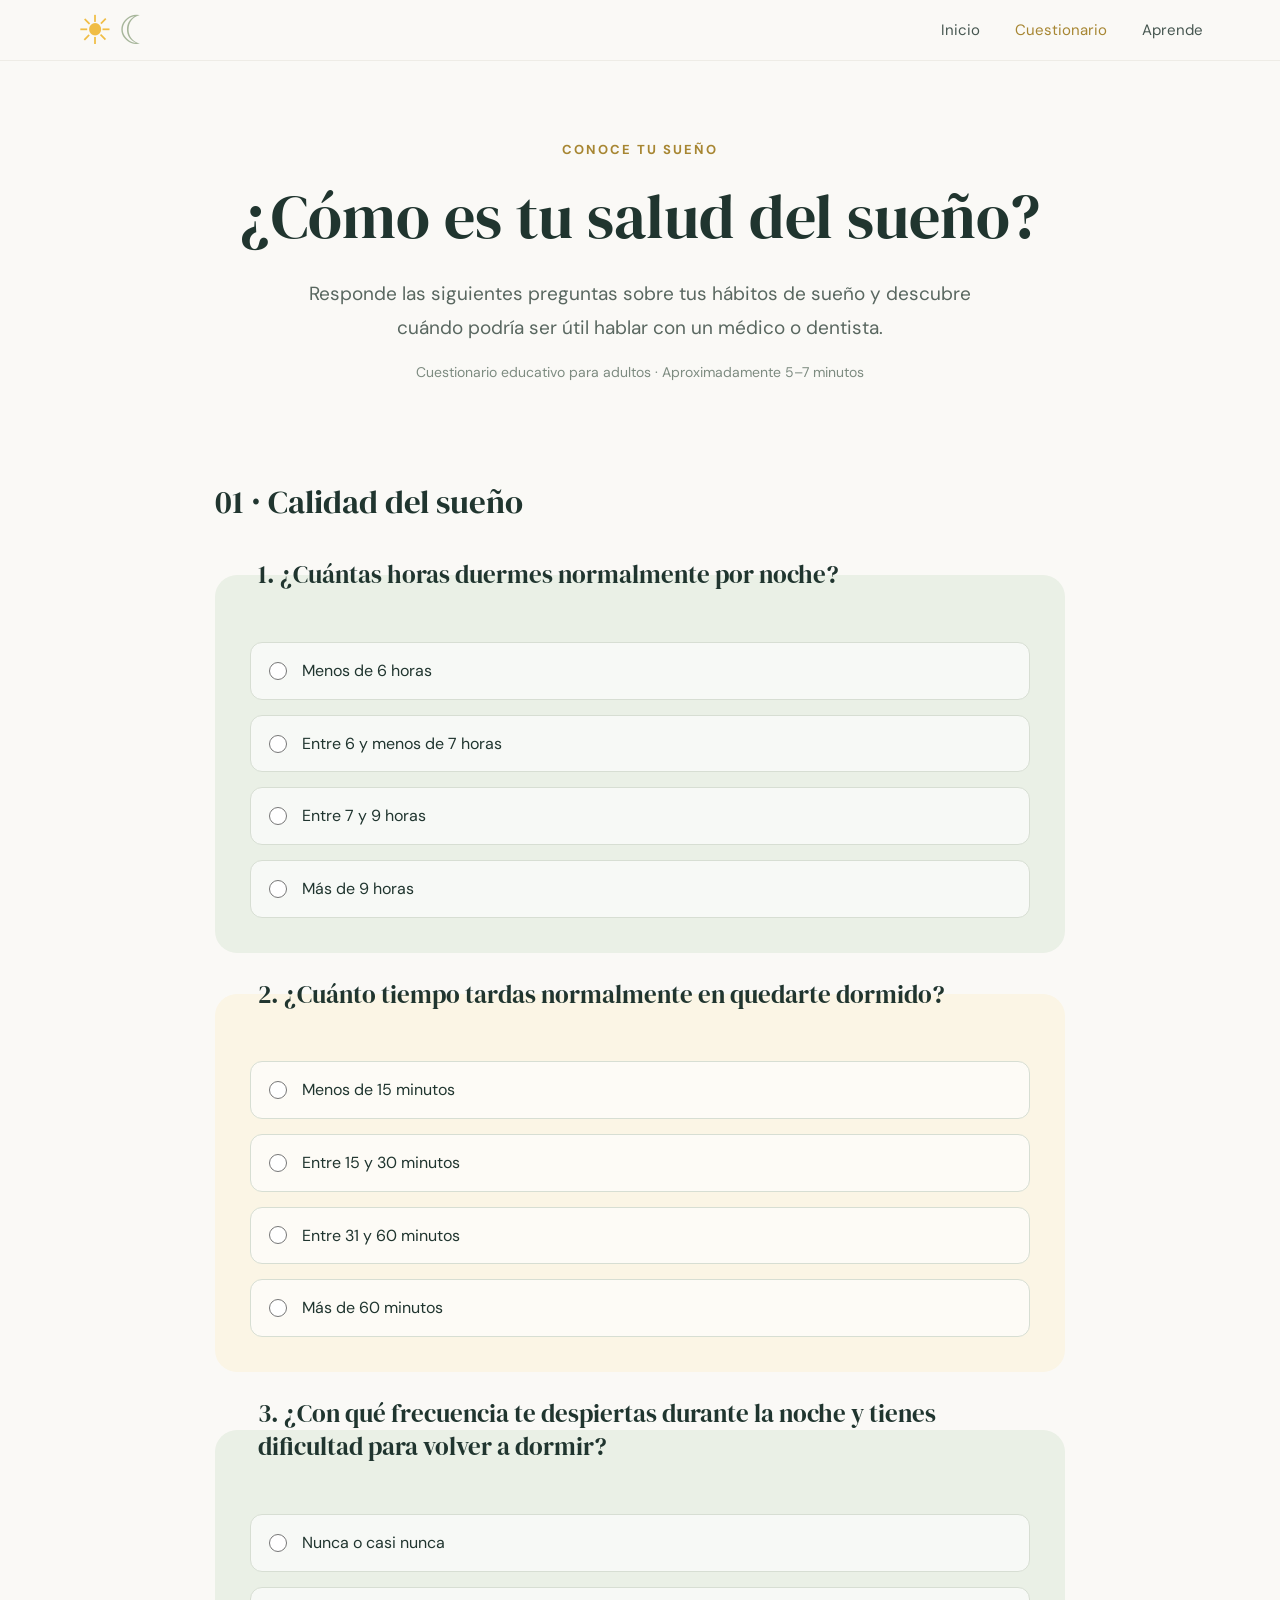
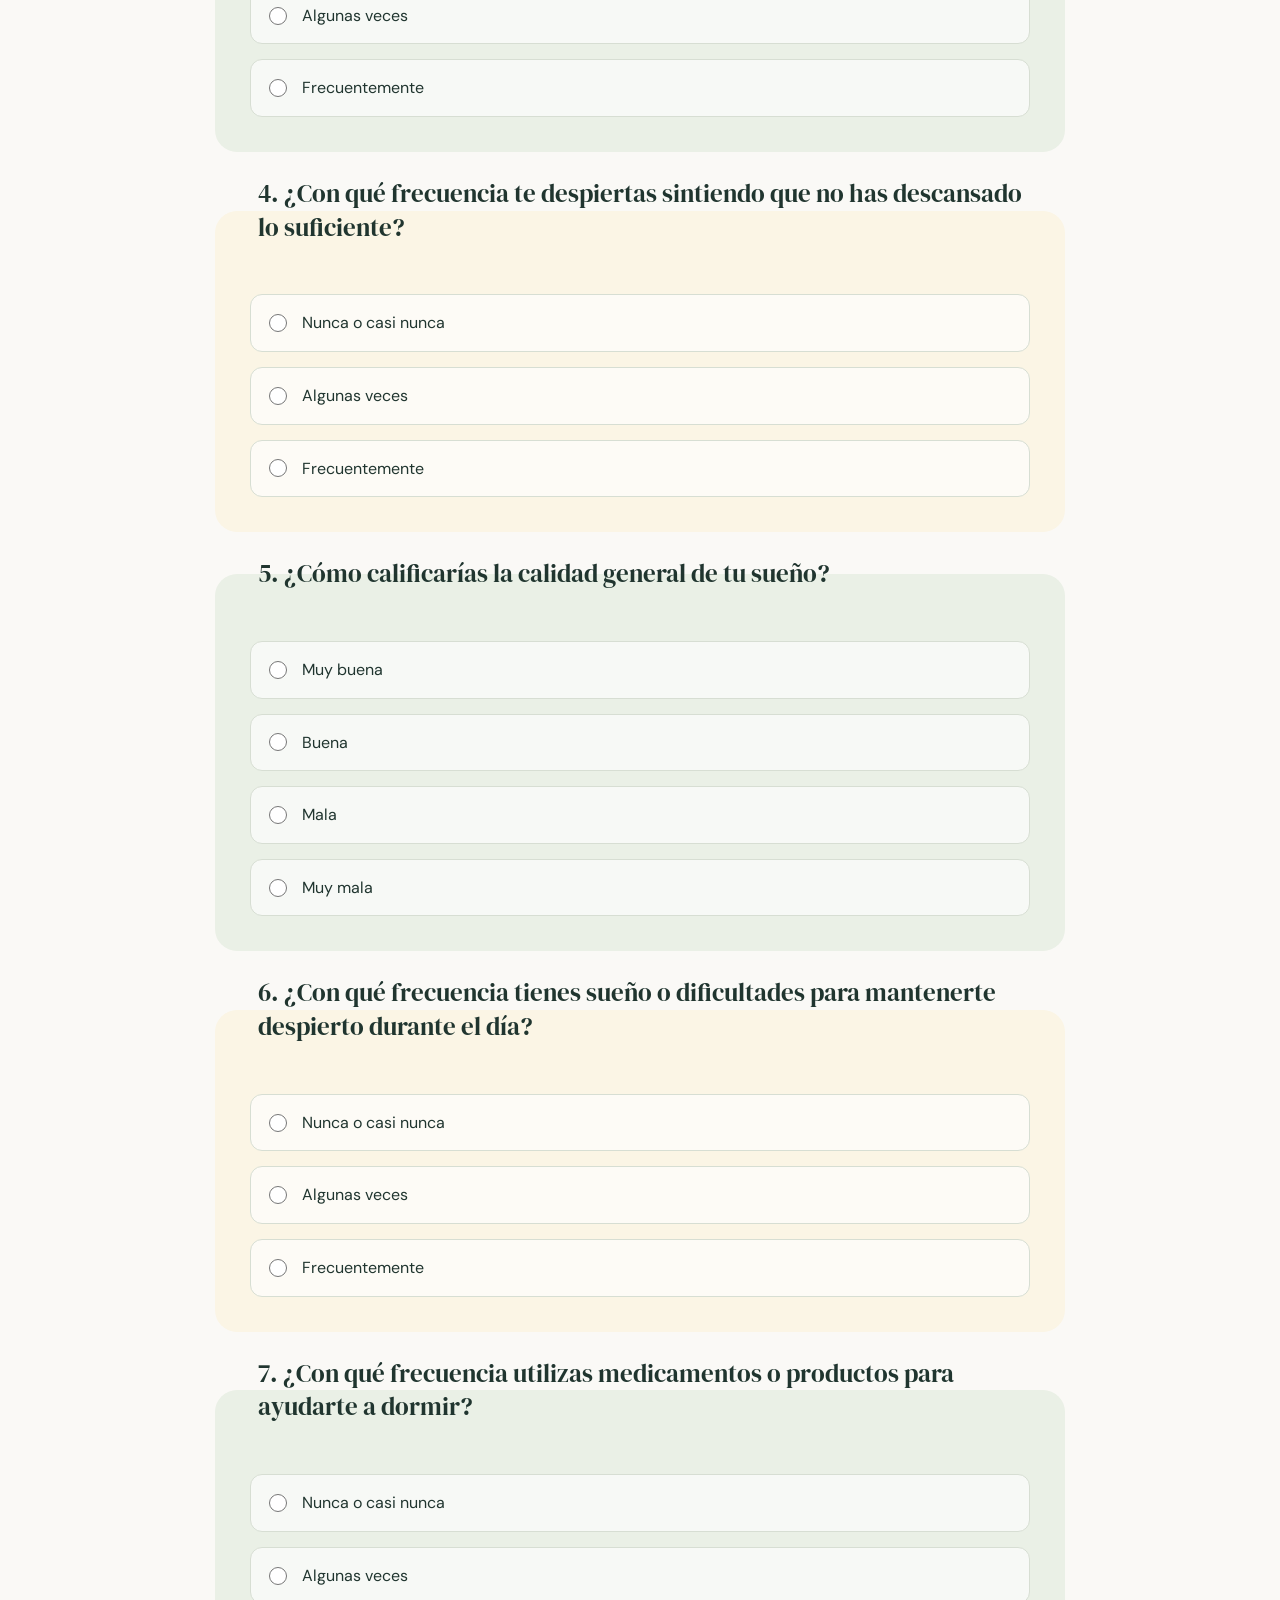
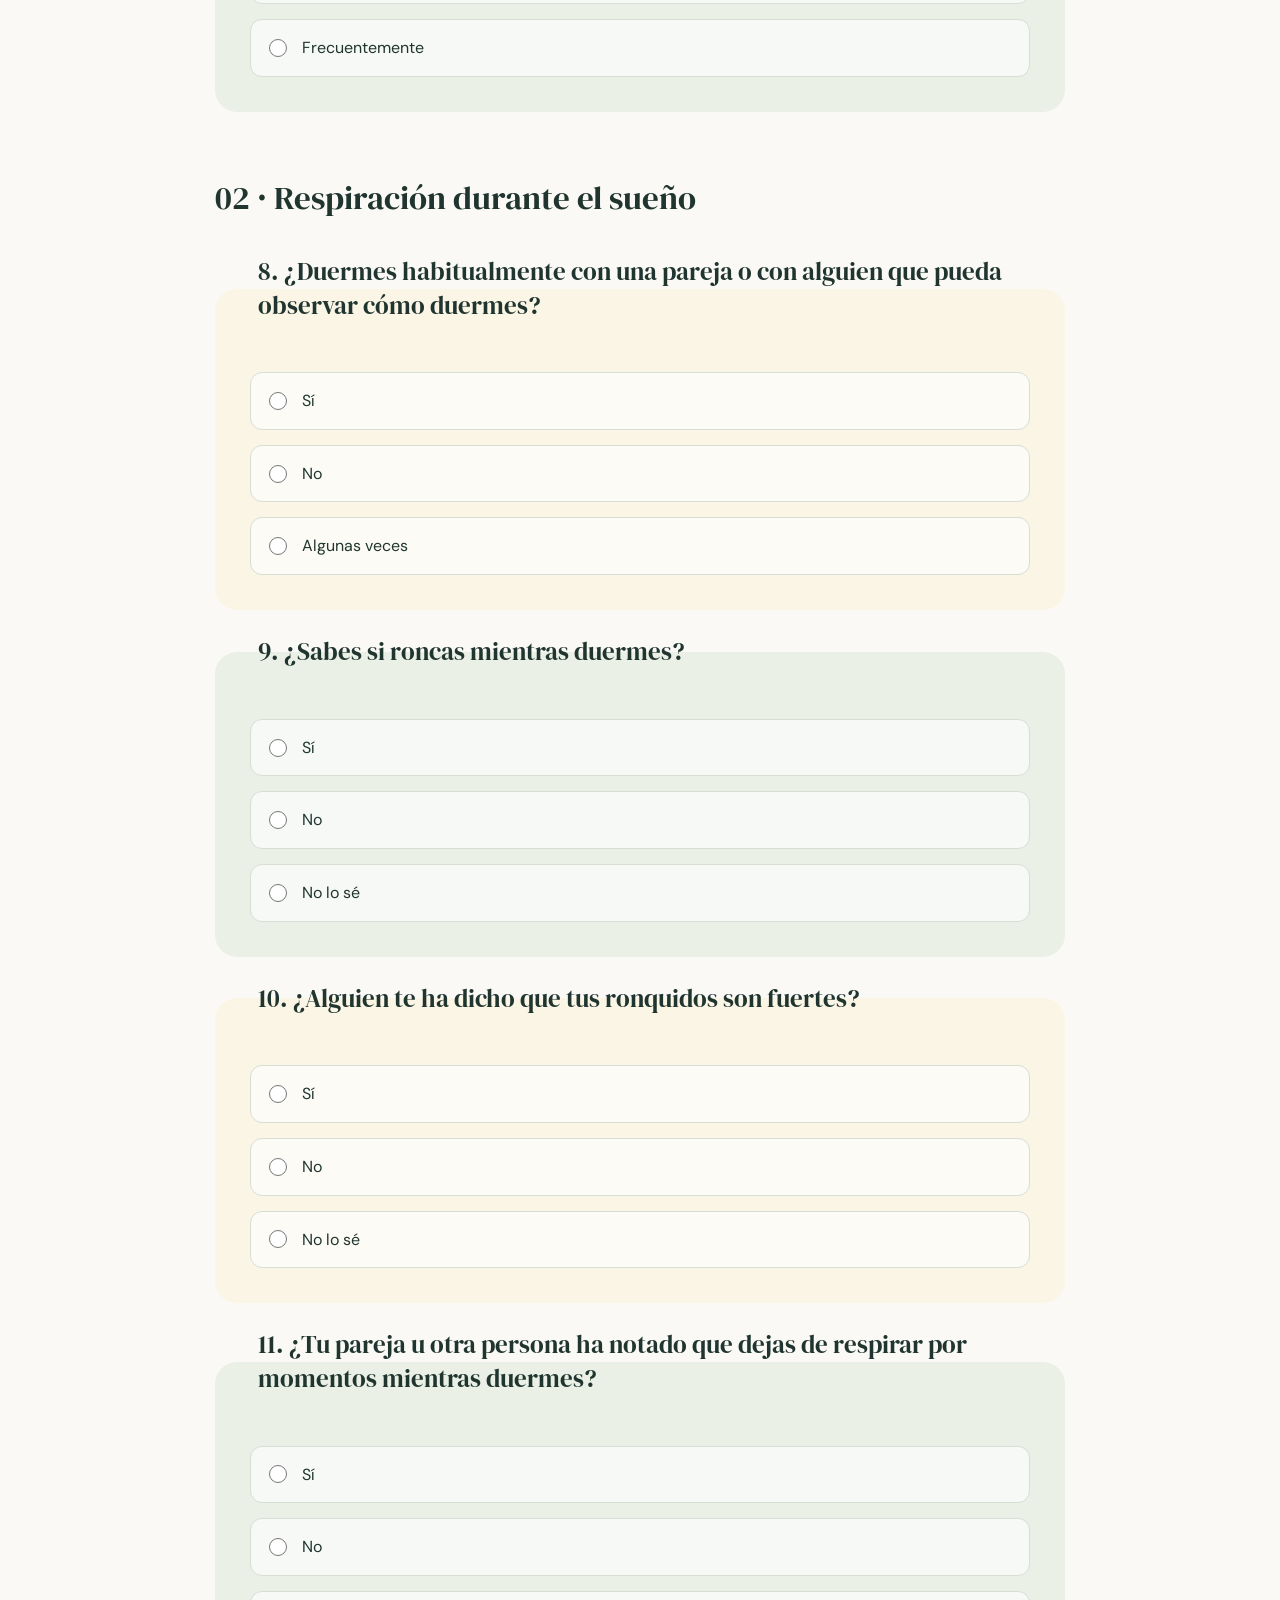
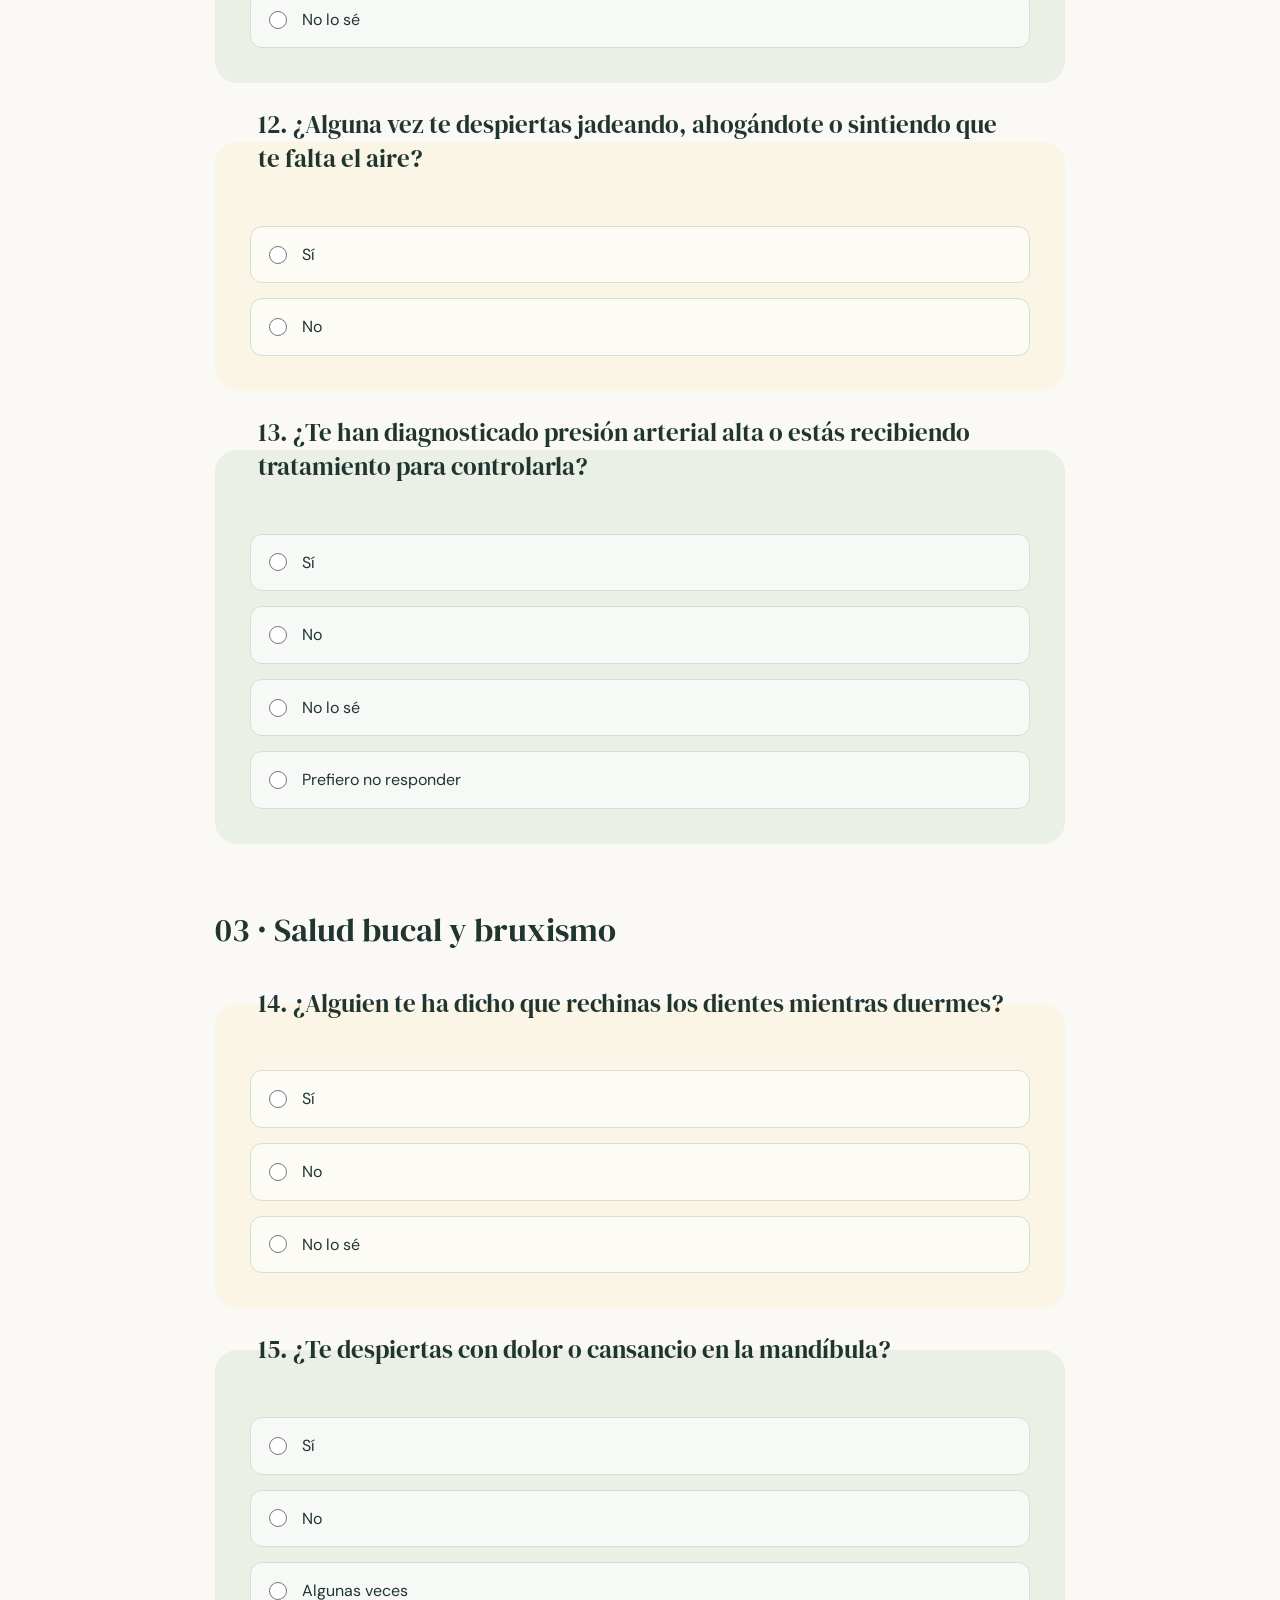
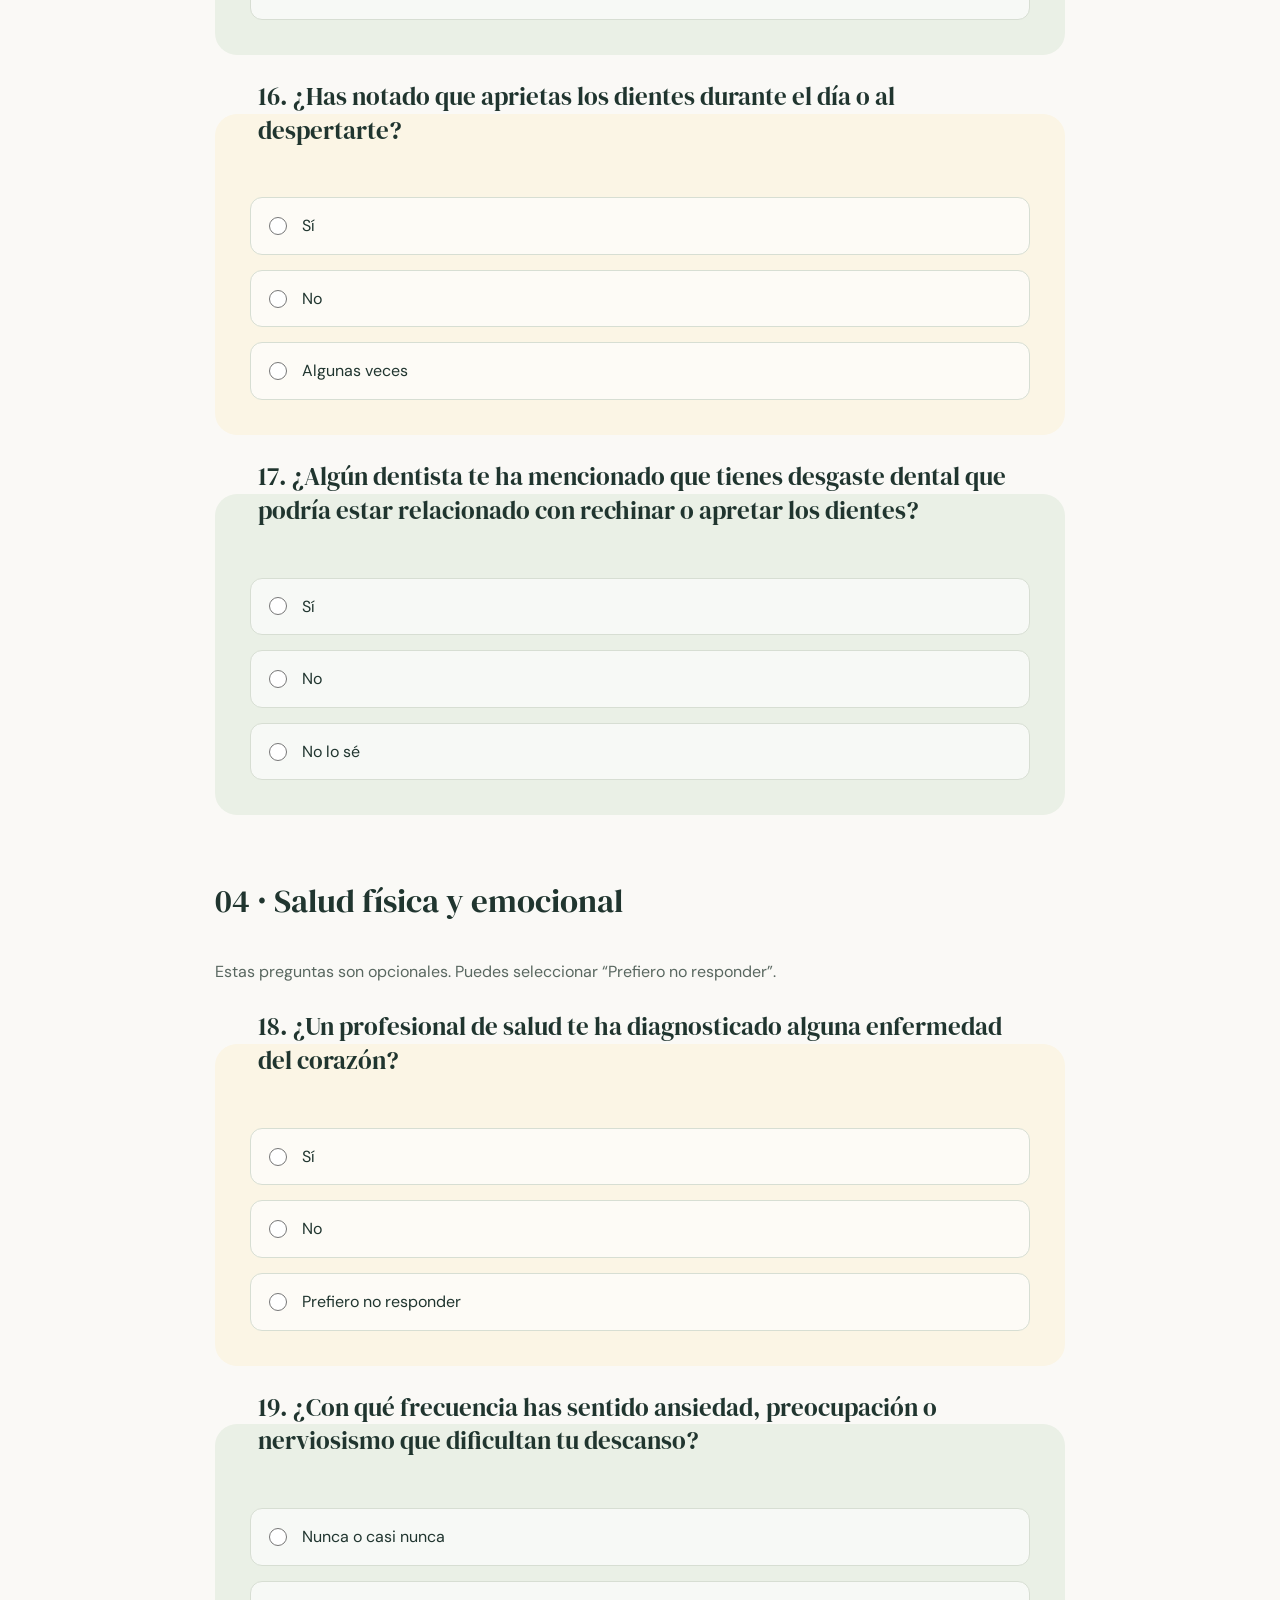
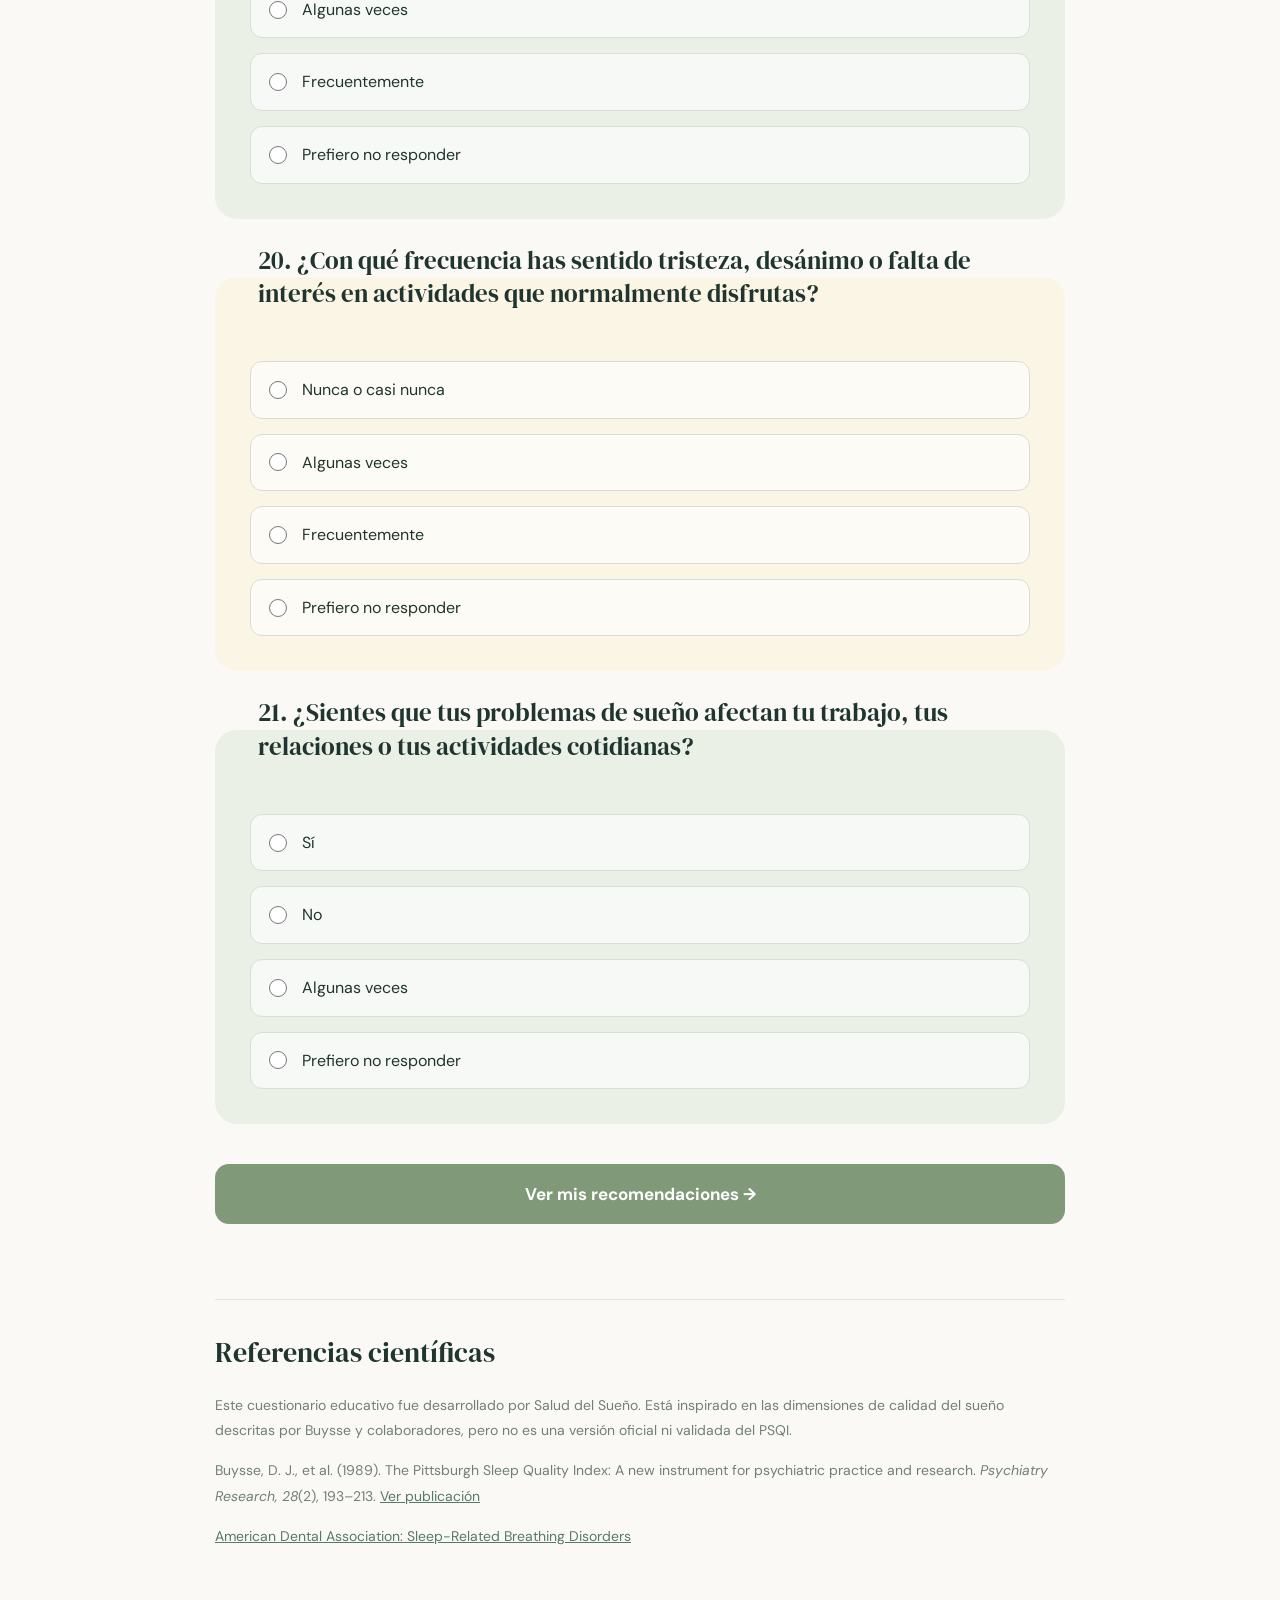
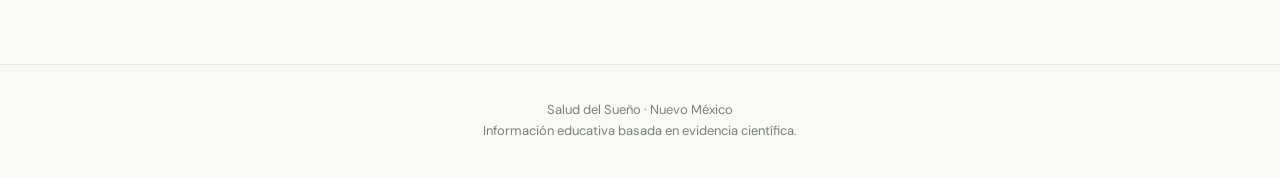
<file: cuestionario.html>
<!DOCTYPE html>
<html lang="es">
<head>
  <meta charset="UTF-8">
  <meta name="viewport" content="width=device-width, initial-scale=1.0">
  <title>Conoce tu sueño | Salud del Sueño</title>
  <link rel="stylesheet" href="style.css">
  <script src="cuestionario.js" defer></script>
</head>
<body>

<header class="site-header">
  <nav class="navigation">
    <a href="index.html" class="brand" aria-label="Inicio">
      <span class="sun-icon">☀</span>
      <span class="moon-icon">☾</span>
    </a>
    <div class="nav-links">
      <a href="index.html">Inicio</a>
      <a href="cuestionario.html" class="active">Cuestionario</a>
      <a href="modulos.html">Aprende</a>
    </div>
  </nav>
</header>

<main class="quiz-page">

  <div class="quiz-heading">
    <span class="section-label">CONOCE TU SUEÑO</span>
    <h1>¿Cómo es tu salud del sueño?</h1>
    <p>
      Responde las siguientes preguntas sobre tus hábitos
      de sueño y descubre cuándo podría ser útil hablar
      con un médico o dentista.
    </p>
    <p class="quiz-note">
      Cuestionario educativo para adultos · Aproximadamente 5–7 minutos
    </p>
  </div>

  <form id="sleepQuiz" class="quiz-form">

    <h2 class="quiz-section-title">01 · Calidad del sueño</h2>

    <fieldset class="quiz-question">
      <legend>1. ¿Cuántas horas duermes normalmente por noche?</legend>
      <label><input type="radio" name="duracion" value="menos6" required> Menos de 6 horas</label>
      <label><input type="radio" name="duracion" value="6a7"> Entre 6 y menos de 7 horas</label>
      <label><input type="radio" name="duracion" value="7a9"> Entre 7 y 9 horas</label>
      <label><input type="radio" name="duracion" value="mas9"> Más de 9 horas</label>
    </fieldset>

    <fieldset class="quiz-question">
      <legend>2. ¿Cuánto tiempo tardas normalmente en quedarte dormido?</legend>
      <label><input type="radio" name="latencia" value="menos15" required> Menos de 15 minutos</label>
      <label><input type="radio" name="latencia" value="15a30"> Entre 15 y 30 minutos</label>
      <label><input type="radio" name="latencia" value="31a60"> Entre 31 y 60 minutos</label>
      <label><input type="radio" name="latencia" value="mas60"> Más de 60 minutos</label>
    </fieldset>

    <fieldset class="quiz-question">
      <legend>3. ¿Con qué frecuencia te despiertas durante la noche y tienes dificultad para volver a dormir?</legend>
      <label><input type="radio" name="despertares" value="nunca" required> Nunca o casi nunca</label>
      <label><input type="radio" name="despertares" value="aveces"> Algunas veces</label>
      <label><input type="radio" name="despertares" value="frecuente"> Frecuentemente</label>
    </fieldset>

    <fieldset class="quiz-question">
      <legend>4. ¿Con qué frecuencia te despiertas sintiendo que no has descansado lo suficiente?</legend>
      <label><input type="radio" name="descanso" value="nunca" required> Nunca o casi nunca</label>
      <label><input type="radio" name="descanso" value="aveces"> Algunas veces</label>
      <label><input type="radio" name="descanso" value="frecuente"> Frecuentemente</label>
    </fieldset>

    <fieldset class="quiz-question">
      <legend>5. ¿Cómo calificarías la calidad general de tu sueño?</legend>
      <label><input type="radio" name="calidad" value="muybuena" required> Muy buena</label>
      <label><input type="radio" name="calidad" value="buena"> Buena</label>
      <label><input type="radio" name="calidad" value="mala"> Mala</label>
      <label><input type="radio" name="calidad" value="muymala"> Muy mala</label>
    </fieldset>

    <fieldset class="quiz-question">
      <legend>6. ¿Con qué frecuencia tienes sueño o dificultades para mantenerte despierto durante el día?</legend>
      <label><input type="radio" name="somnolencia" value="nunca" required> Nunca o casi nunca</label>
      <label><input type="radio" name="somnolencia" value="aveces"> Algunas veces</label>
      <label><input type="radio" name="somnolencia" value="frecuente"> Frecuentemente</label>
    </fieldset>

    <fieldset class="quiz-question">
      <legend>7. ¿Con qué frecuencia utilizas medicamentos o productos para ayudarte a dormir?</legend>
      <label><input type="radio" name="medicamentos" value="nunca" required> Nunca o casi nunca</label>
      <label><input type="radio" name="medicamentos" value="aveces"> Algunas veces</label>
      <label><input type="radio" name="medicamentos" value="frecuente"> Frecuentemente</label>
    </fieldset>

    <h2 class="quiz-section-title">02 · Respiración durante el sueño</h2>

    <fieldset class="quiz-question">
      <legend>8. ¿Duermes habitualmente con una pareja o con alguien que pueda observar cómo duermes?</legend>
      <label><input type="radio" name="pareja" value="si" required> Sí</label>
      <label><input type="radio" name="pareja" value="no"> No</label>
      <label><input type="radio" name="pareja" value="aveces"> Algunas veces</label>
    </fieldset>

    <fieldset class="quiz-question">
      <legend>9. ¿Sabes si roncas mientras duermes?</legend>
      <label><input type="radio" name="ronquidos" value="si" required> Sí</label>
      <label><input type="radio" name="ronquidos" value="no"> No</label>
      <label><input type="radio" name="ronquidos" value="nose"> No lo sé</label>
    </fieldset>

    <fieldset class="quiz-question">
      <legend>10. ¿Alguien te ha dicho que tus ronquidos son fuertes?</legend>
      <label><input type="radio" name="ronquidosFuertes" value="si" required> Sí</label>
      <label><input type="radio" name="ronquidosFuertes" value="no"> No</label>
      <label><input type="radio" name="ronquidosFuertes" value="nose"> No lo sé</label>
    </fieldset>

    <fieldset class="quiz-question">
      <legend>11. ¿Tu pareja u otra persona ha notado que dejas de respirar por momentos mientras duermes?</legend>
      <label><input type="radio" name="pausas" value="si" required> Sí</label>
      <label><input type="radio" name="pausas" value="no"> No</label>
      <label><input type="radio" name="pausas" value="nose"> No lo sé</label>
    </fieldset>

    <fieldset class="quiz-question">
      <legend>12. ¿Alguna vez te despiertas jadeando, ahogándote o sintiendo que te falta el aire?</legend>
      <label><input type="radio" name="jadeos" value="si" required> Sí</label>
      <label><input type="radio" name="jadeos" value="no"> No</label>
    </fieldset>

    <fieldset class="quiz-question">
      <legend>13. ¿Te han diagnosticado presión arterial alta o estás recibiendo tratamiento para controlarla?</legend>
      <label><input type="radio" name="presion" value="si" required> Sí</label>
      <label><input type="radio" name="presion" value="no"> No</label>
      <label><input type="radio" name="presion" value="nose"> No lo sé</label>
      <label><input type="radio" name="presion" value="omitir"> Prefiero no responder</label>
    </fieldset>

    <h2 class="quiz-section-title">03 · Salud bucal y bruxismo</h2>

    <fieldset class="quiz-question">
      <legend>14. ¿Alguien te ha dicho que rechinas los dientes mientras duermes?</legend>
      <label><input type="radio" name="rechinar" value="si" required> Sí</label>
      <label><input type="radio" name="rechinar" value="no"> No</label>
      <label><input type="radio" name="rechinar" value="nose"> No lo sé</label>
    </fieldset>

    <fieldset class="quiz-question">
      <legend>15. ¿Te despiertas con dolor o cansancio en la mandíbula?</legend>
      <label><input type="radio" name="mandibula" value="si" required> Sí</label>
      <label><input type="radio" name="mandibula" value="no"> No</label>
      <label><input type="radio" name="mandibula" value="aveces"> Algunas veces</label>
    </fieldset>

    <fieldset class="quiz-question">
      <legend>16. ¿Has notado que aprietas los dientes durante el día o al despertarte?</legend>
      <label><input type="radio" name="apretar" value="si" required> Sí</label>
      <label><input type="radio" name="apretar" value="no"> No</label>
      <label><input type="radio" name="apretar" value="aveces"> Algunas veces</label>
    </fieldset>

    <fieldset class="quiz-question">
      <legend>17. ¿Algún dentista te ha mencionado que tienes desgaste dental que podría estar relacionado con rechinar o apretar los dientes?</legend>
      <label><input type="radio" name="desgaste" value="si" required> Sí</label>
      <label><input type="radio" name="desgaste" value="no"> No</label>
      <label><input type="radio" name="desgaste" value="nose"> No lo sé</label>
    </fieldset>

    <h2 class="quiz-section-title">04 · Salud física y emocional</h2>
    <p class="quiz-section-description">
      Estas preguntas son opcionales. Puedes seleccionar
      “Prefiero no responder”.
    </p>

    <fieldset class="quiz-question">
      <legend>18. ¿Un profesional de salud te ha diagnosticado alguna enfermedad del corazón?</legend>
      <label><input type="radio" name="corazon" value="si"> Sí</label>
      <label><input type="radio" name="corazon" value="no"> No</label>
      <label><input type="radio" name="corazon" value="omitir"> Prefiero no responder</label>
    </fieldset>

    <fieldset class="quiz-question">
      <legend>19. ¿Con qué frecuencia has sentido ansiedad, preocupación o nerviosismo que dificultan tu descanso?</legend>
      <label><input type="radio" name="ansiedad" value="nunca"> Nunca o casi nunca</label>
      <label><input type="radio" name="ansiedad" value="aveces"> Algunas veces</label>
      <label><input type="radio" name="ansiedad" value="frecuente"> Frecuentemente</label>
      <label><input type="radio" name="ansiedad" value="omitir"> Prefiero no responder</label>
    </fieldset>

    <fieldset class="quiz-question">
      <legend>20. ¿Con qué frecuencia has sentido tristeza, desánimo o falta de interés en actividades que normalmente disfrutas?</legend>
      <label><input type="radio" name="animo" value="nunca"> Nunca o casi nunca</label>
      <label><input type="radio" name="animo" value="aveces"> Algunas veces</label>
      <label><input type="radio" name="animo" value="frecuente"> Frecuentemente</label>
      <label><input type="radio" name="animo" value="omitir"> Prefiero no responder</label>
    </fieldset>

    <fieldset class="quiz-question">
      <legend>21. ¿Sientes que tus problemas de sueño afectan tu trabajo, tus relaciones o tus actividades cotidianas?</legend>
      <label><input type="radio" name="impacto" value="si"> Sí</label>
      <label><input type="radio" name="impacto" value="no"> No</label>
      <label><input type="radio" name="impacto" value="aveces"> Algunas veces</label>
      <label><input type="radio" name="impacto" value="omitir"> Prefiero no responder</label>
    </fieldset>

    <button type="submit" class="quiz-submit">
      Ver mis recomendaciones →
    </button>

  </form>

  <section id="quizResults" class="quiz-results" hidden tabindex="-1">
    <span class="section-label">TUS RESULTADOS</span>
    <h2>Recomendaciones para tu salud del sueño</h2>
    <p>
      Según tus respuestas, estas son algunas recomendaciones
      que podrían ayudarte a cuidar tu salud.
    </p>

    <div id="recommendations"></div>

    <div class="quiz-next">
      <a href="modulos.html" class="back-button">
        Explorar los módulos →
      </a>
      <button type="button" id="restartQuiz" class="quiz-restart">
        Repetir cuestionario
      </button>
    </div>

    <p class="quiz-disclaimer">
      Este cuestionario es educativo y no constituye
      una evaluación médica ni dental. No diagnostica
      apnea del sueño, bruxismo ni otras enfermedades.
    </p>
  </section>

  <section class="quiz-references">
    <h2>Referencias científicas</h2>
    <p>
      Este cuestionario educativo fue desarrollado por
      Salud del Sueño. Está inspirado en las dimensiones
      de calidad del sueño descritas por Buysse y colaboradores,
      pero no es una versión oficial ni validada del PSQI.
    </p>
    <p>
      Buysse, D. J., et al. (1989).
      The Pittsburgh Sleep Quality Index: A new instrument
      for psychiatric practice and research.
      <em>Psychiatry Research, 28</em>(2), 193–213.
      <a href="https://doi.org/10.1016/0165-1781(89)90047-4"
         target="_blank" rel="noopener noreferrer">
        Ver publicación
      </a>
    </p>
    <p>
      <a href="https://www.ada.org/resources/ada-library/oral-health-topics/sleep-related-breathing-disorders"
         target="_blank" rel="noopener noreferrer">
        American Dental Association: Sleep-Related Breathing Disorders
      </a>
    </p>
  </section>

</main>

<footer class="site-footer">
  <p>Salud del Sueño · Nuevo México</p>
  <p>Información educativa basada en evidencia científica.</p>
</footer>

</body>
</html>
</file>
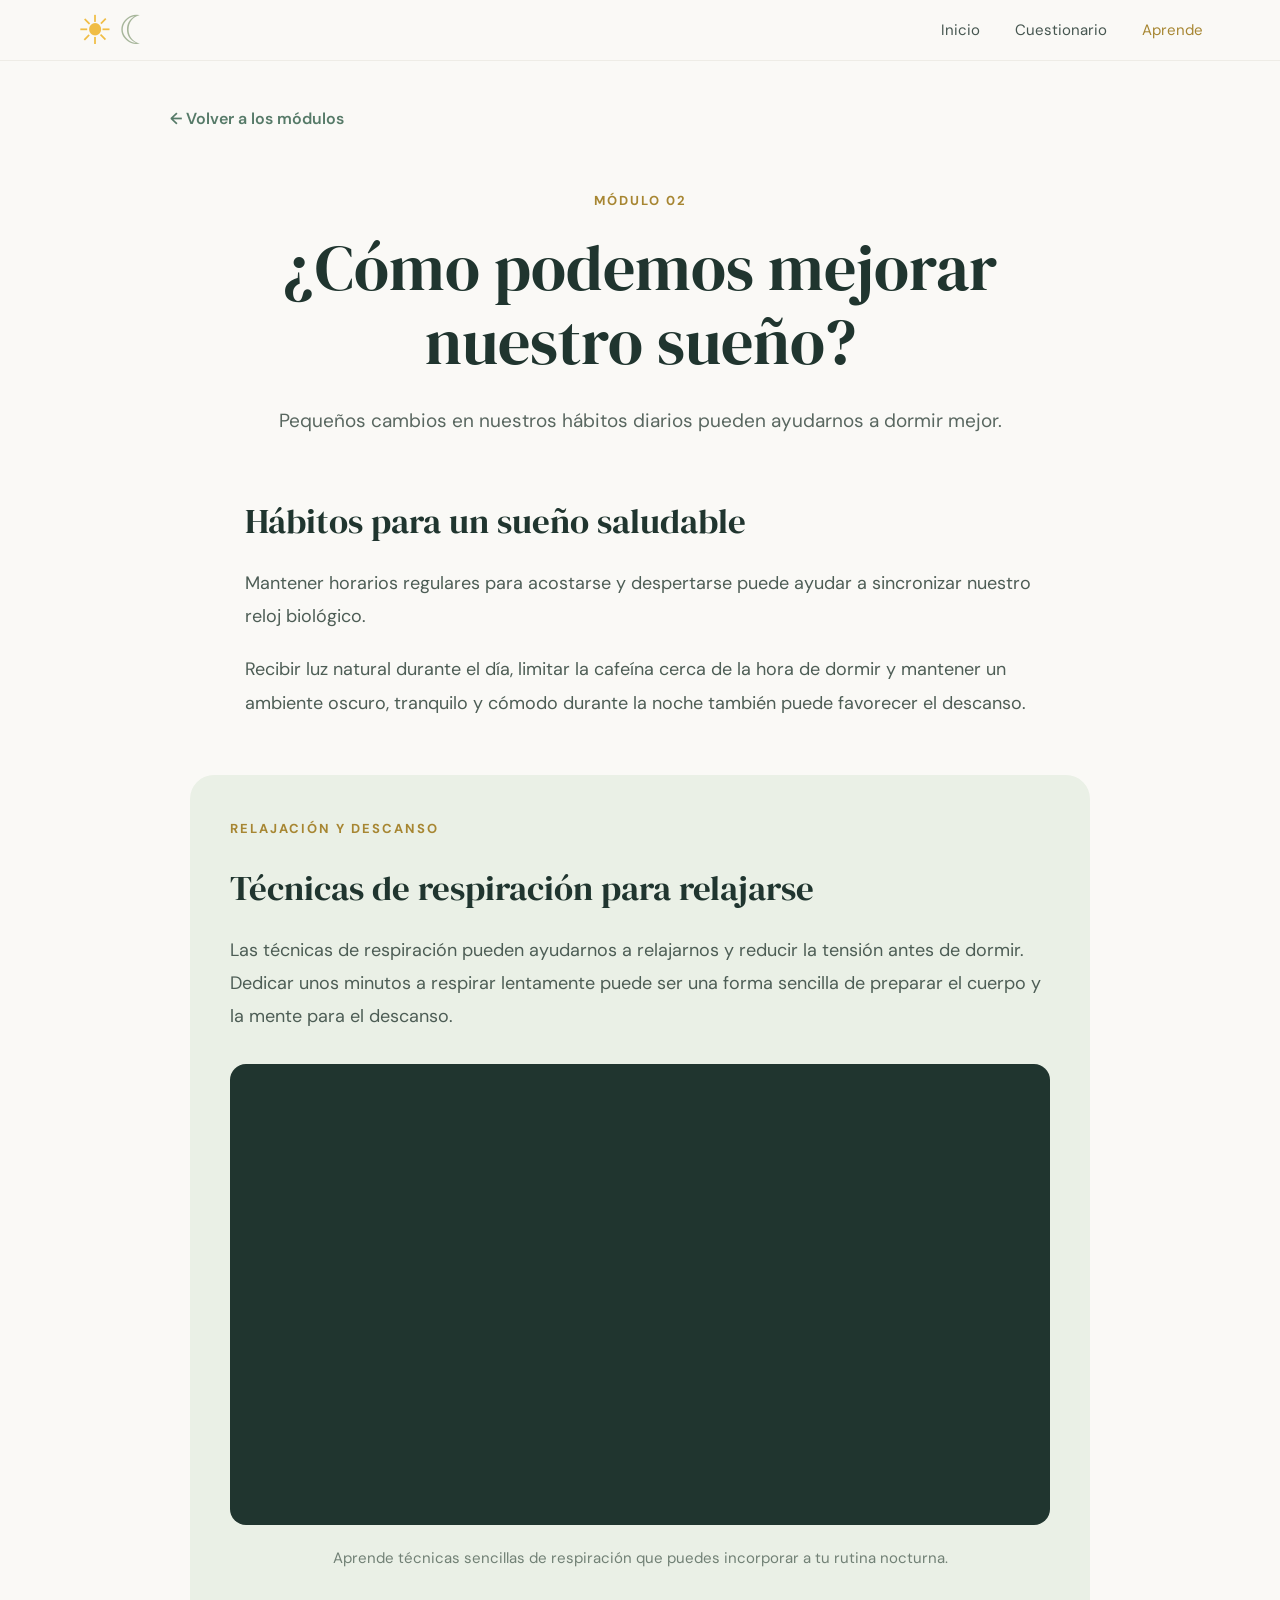
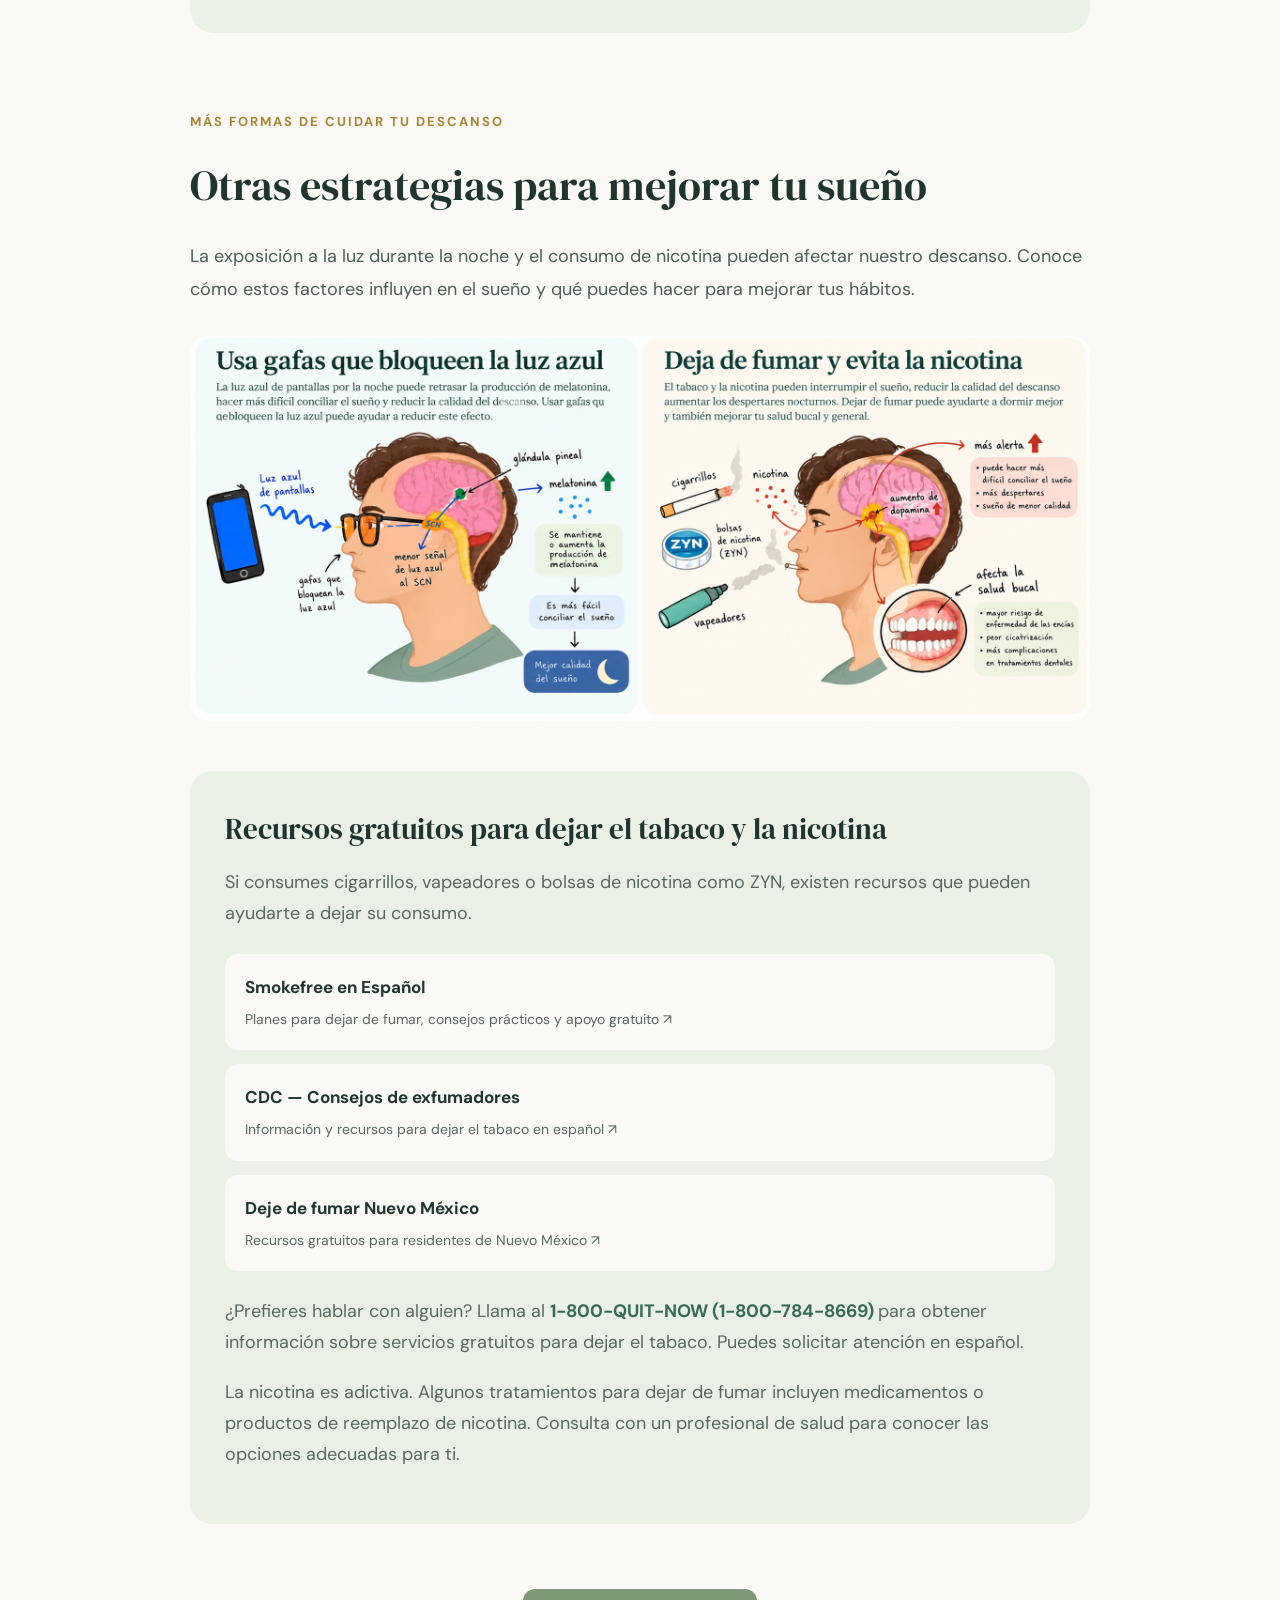
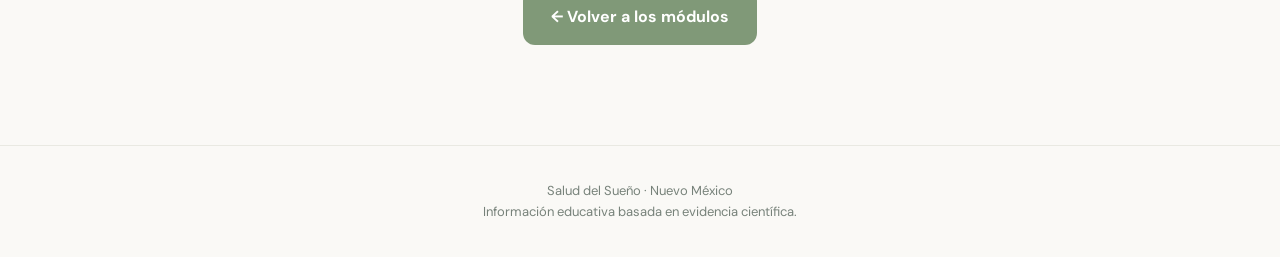
<file: habitos-sueno.html>
<!DOCTYPE html>
<html lang="es">
<head>
  <meta charset="UTF-8">
  <meta name="viewport" content="width=device-width, initial-scale=1.0">
  <title>Hábitos de sueño | Salud del Sueño</title>
  <link rel="stylesheet" href="style.css">
</head>

<body>

  <header class="site-header">
    <nav class="navigation">
      <a href="index.html" class="brand" aria-label="Inicio">
        <span class="sun-icon">☀</span>
        <span class="moon-icon">☾</span>
      </a>

      <div class="nav-links">
        <a href="index.html">Inicio</a>
        <a href="cuestionario.html">Cuestionario</a>
        <a href="modulos.html" class="active">Aprende</a>
      </div>
    </nav>
  </header>

  <main class="article-page">

    <a href="modulos.html" class="back-link">
      ← Volver a los módulos
    </a>

    <article>

      <div class="article-heading">
        <span class="section-label">MÓDULO 02</span>

        <h1>¿Cómo podemos mejorar nuestro sueño?</h1>

        <p>
          Pequeños cambios en nuestros hábitos
          diarios pueden ayudarnos a dormir mejor.
        </p>
      </div>

      <!-- HEALTHY SLEEP HABITS -->

      <section class="article-section">
        <h2>Hábitos para un sueño saludable</h2>

        <p>
          Mantener horarios regulares para acostarse
          y despertarse puede ayudar a sincronizar
          nuestro reloj biológico.
        </p>

        <p>
          Recibir luz natural durante el día,
          limitar la cafeína cerca de la hora de dormir
          y mantener un ambiente oscuro, tranquilo
          y cómodo durante la noche también
          puede favorecer el descanso.
        </p>
      </section>

      <!-- BREATHING VIDEO -->

      <section class="article-section breathing-section">

        <span class="section-label">
          RELAJACIÓN Y DESCANSO
        </span>

        <h2>Técnicas de respiración para relajarse</h2>

        <p>
          Las técnicas de respiración pueden ayudarnos
          a relajarnos y reducir la tensión antes de dormir.
          Dedicar unos minutos a respirar lentamente
          puede ser una forma sencilla de preparar
          el cuerpo y la mente para el descanso.
        </p>

        <div class="video-container">
          <iframe
            src="https://www.youtube.com/embed/JamaWROzdrA"
            title="Técnicas de respiración para relajarse"
            loading="lazy"
            allow="accelerometer; autoplay; clipboard-write; encrypted-media; gyroscope; picture-in-picture; web-share"
            referrerpolicy="strict-origin-when-cross-origin"
            allowfullscreen>
          </iframe>
        </div>

        <p class="video-caption">
          Aprende técnicas sencillas de respiración
          que puedes incorporar a tu rutina nocturna.
        </p>

      </section>

      <!-- ADDITIONAL SLEEP STRATEGIES -->

      <section class="article-section extra-sleep-section">

        <span class="section-label">
          MÁS FORMAS DE CUIDAR TU DESCANSO
        </span>

        <h2>Otras estrategias para mejorar tu sueño</h2>

        <p class="extra-sleep-intro">
          La exposición a la luz durante la noche y el
          consumo de nicotina pueden afectar nuestro
          descanso. Conoce cómo estos factores influyen
          en el sueño y qué puedes hacer para mejorar
          tus hábitos.
        </p>

        <img
          src="mejorar-sueno.png"
          alt="Infografía sobre el efecto de las gafas que bloquean la luz azul en la producción de melatonina y cómo el consumo de nicotina puede afectar el sueño y la salud bucal."
          class="extra-sleep-image"
          loading="lazy"
        >

        <!-- QUITTING RESOURCES -->

        <div class="quit-resources">

          <h3>Recursos gratuitos para dejar el tabaco y la nicotina</h3>

          <p>
            Si consumes cigarrillos, vapeadores o
            bolsas de nicotina como ZYN, existen
            recursos que pueden ayudarte a dejar
            su consumo.
          </p>

          <div class="quit-resource-list">

            <a
              href="https://espanol.smokefree.gov/"
              target="_blank"
              rel="noopener noreferrer"
            >
              <strong>Smokefree en Español</strong>
              <span>
                Planes para dejar de fumar, consejos
                prácticos y apoyo gratuito ↗
              </span>
            </a>

            <a
              href="https://www.cdc.gov/tobacco/campaign/tips/spanish/"
              target="_blank"
              rel="noopener noreferrer"
            >
              <strong>CDC — Consejos de exfumadores</strong>
              <span>
                Información y recursos para dejar
                el tabaco en español ↗
              </span>
            </a>

            <a
              href="https://www.quitnownm.com/"
              target="_blank"
              rel="noopener noreferrer"
            >
              <strong>Deje de fumar Nuevo México</strong>
              <span>
                Recursos gratuitos para residentes
                de Nuevo México ↗
              </span>
            </a>

          </div>

          <p class="quit-help-line">
            ¿Prefieres hablar con alguien?
            Llama al
            <a href="tel:18007848669">
              1-800-QUIT-NOW (1-800-784-8669)
            </a>
            para obtener información sobre servicios
            gratuitos para dejar el tabaco.
            Puedes solicitar atención en español.
          </p>

          <p class="quit-small-note">
            La nicotina es adictiva. Algunos tratamientos
            para dejar de fumar incluyen medicamentos
            o productos de reemplazo de nicotina.
            Consulta con un profesional de salud
            para conocer las opciones adecuadas
            para ti.
          </p>

        </div>

      </section>

      <!-- BACK TO MODULES -->

      <div class="article-bottom">
        <a href="modulos.html" class="back-button">
          ← Volver a los módulos
        </a>
      </div>

    </article>

  </main>

  <footer class="site-footer">
    <p>Salud del Sueño · Nuevo México</p>
    <p>Información educativa basada en evidencia científica.</p>
  </footer>

</body>
</html>
</file>
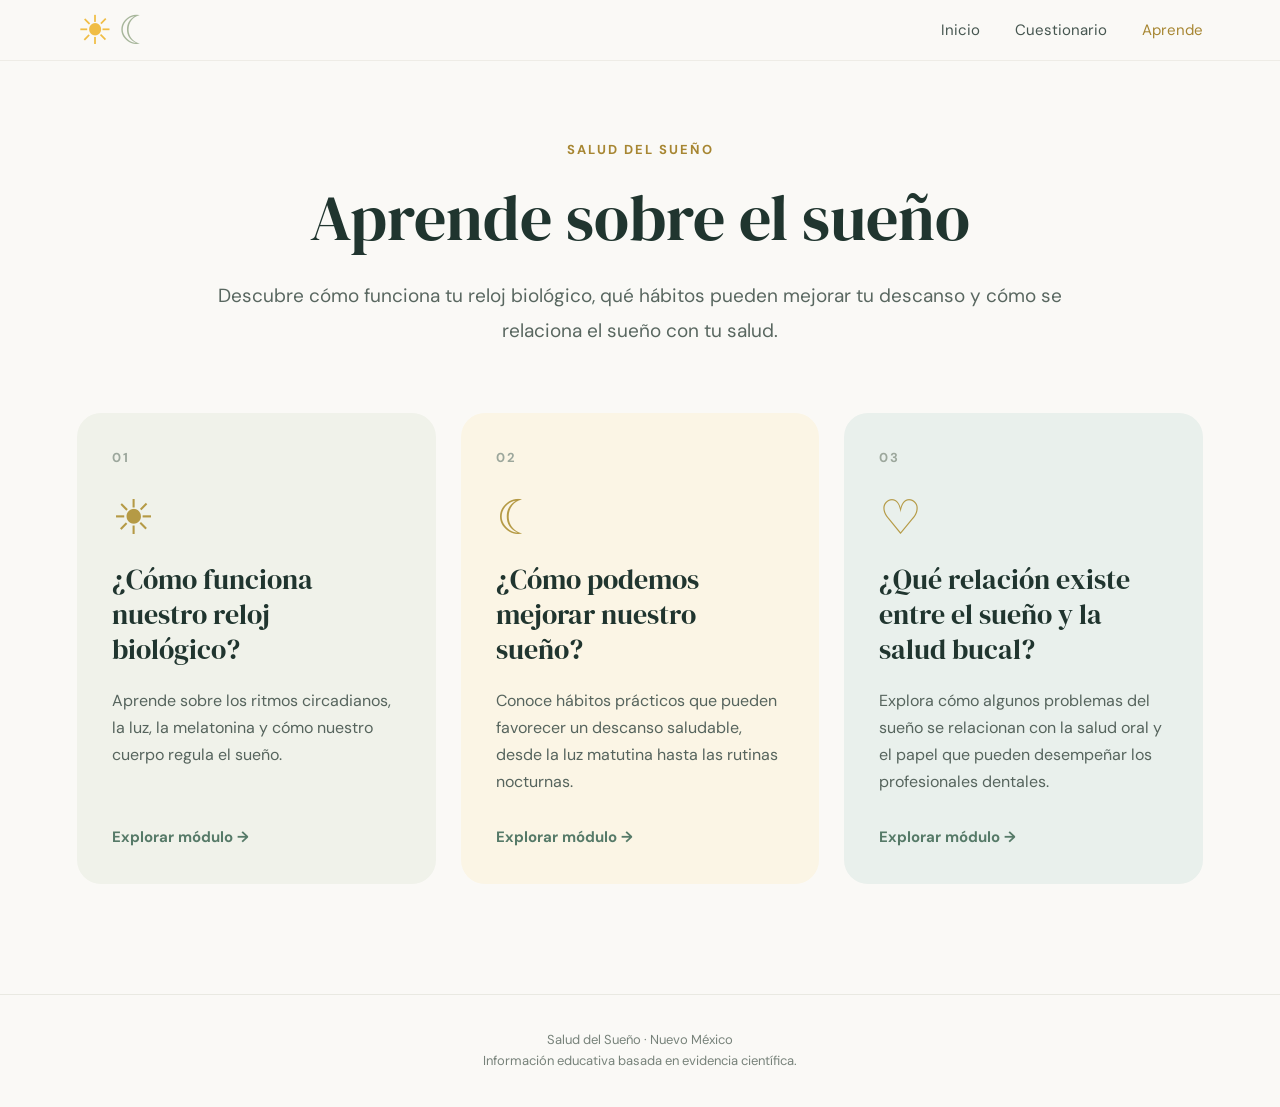
<file: modulos.html>
<!DOCTYPE html>
<html lang="es">
<head>
  <meta charset="UTF-8">
  <meta name="viewport" content="width=device-width, initial-scale=1.0">
  <title>Aprende sobre el sueño | Salud del Sueño</title>
  <link rel="stylesheet" href="style.css">
</head>

<body>

  <header class="site-header">
    <nav class="navigation">
      <a href="index.html" class="brand" aria-label="Inicio">
        <span class="sun-icon">☀</span>
        <span class="moon-icon">☾</span>
      </a>

      <div class="nav-links">
        <a href="index.html">Inicio</a>
        <a href="cuestionario.html">Cuestionario</a>
        <a href="modulos.html" class="active">Aprende</a>
      </div>
    </nav>
  </header>

  <main class="learning-page">

    <section class="learning-intro">
      <span class="section-label">SALUD DEL SUEÑO</span>

      <h1>Aprende sobre el sueño</h1>

      <p>
        Descubre cómo funciona tu reloj biológico,
        qué hábitos pueden mejorar tu descanso
        y cómo se relaciona el sueño con tu salud.
      </p>
    </section>

    <section class="learning-grid">

      <a href="ritmo-circadiano.html" class="learning-card">
        <div class="learning-number">01</div>
        <div class="learning-icon">☀</div>

        <h2>¿Cómo funciona nuestro reloj biológico?</h2>

        <p>
          Aprende sobre los ritmos circadianos,
          la luz, la melatonina y cómo nuestro
          cuerpo regula el sueño.
        </p>

        <span class="learning-link">Explorar módulo →</span>
      </a>

      <a href="habitos-sueno.html" class="learning-card">
        <div class="learning-number">02</div>
        <div class="learning-icon">☾</div>

        <h2>¿Cómo podemos mejorar nuestro sueño?</h2>

        <p>
          Conoce hábitos prácticos que pueden
          favorecer un descanso saludable,
          desde la luz matutina hasta las
          rutinas nocturnas.
        </p>

        <span class="learning-link">Explorar módulo →</span>
      </a>

      <a href="sueno-salud-bucal.html" class="learning-card">
        <div class="learning-number">03</div>
        <div class="learning-icon">♡</div>

        <h2>¿Qué relación existe entre el sueño y la salud bucal?</h2>

        <p>
          Explora cómo algunos problemas del
          sueño se relacionan con la salud oral
          y el papel que pueden desempeñar
          los profesionales dentales.
        </p>

        <span class="learning-link">Explorar módulo →</span>
      </a>

    </section>

  </main>

  <footer class="site-footer">
    <p>Salud del Sueño · Nuevo México</p>
    <p>Información educativa basada en evidencia científica.</p>
  </footer>

</body>
</html>
</file>
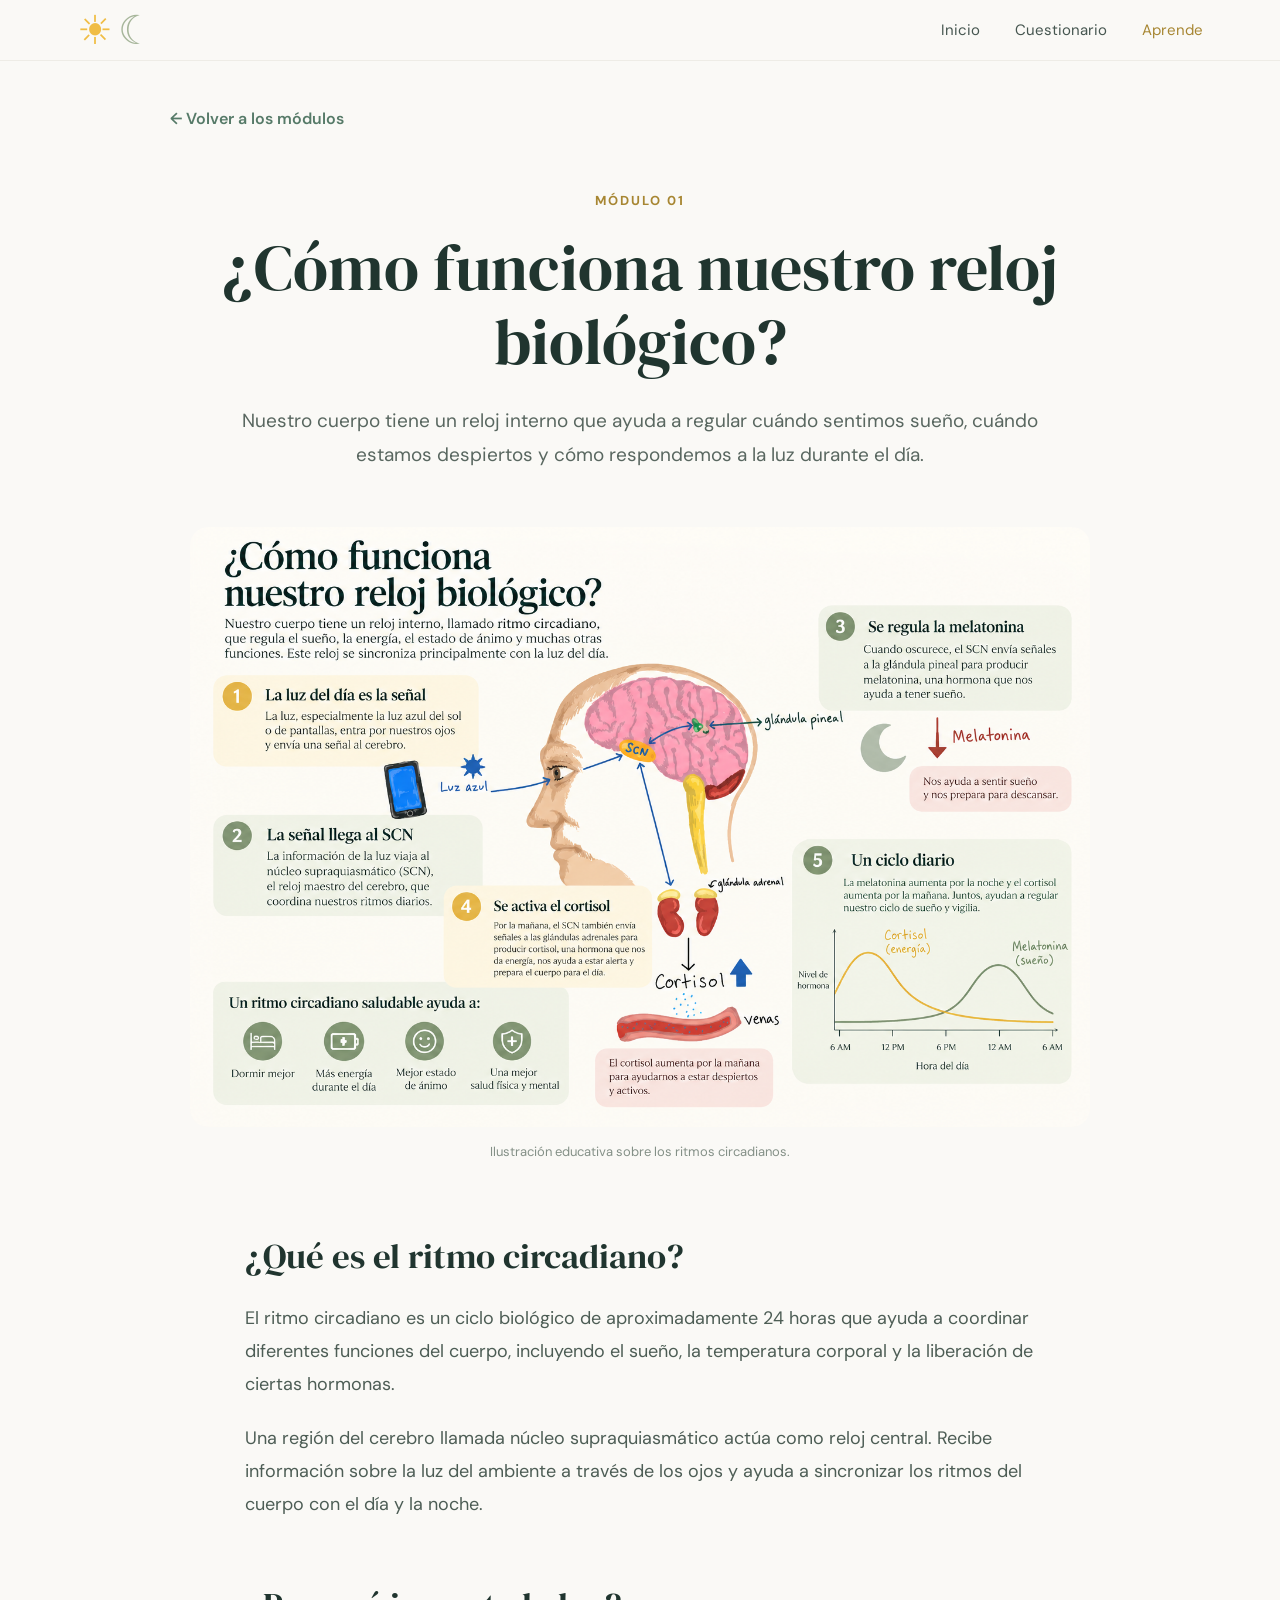
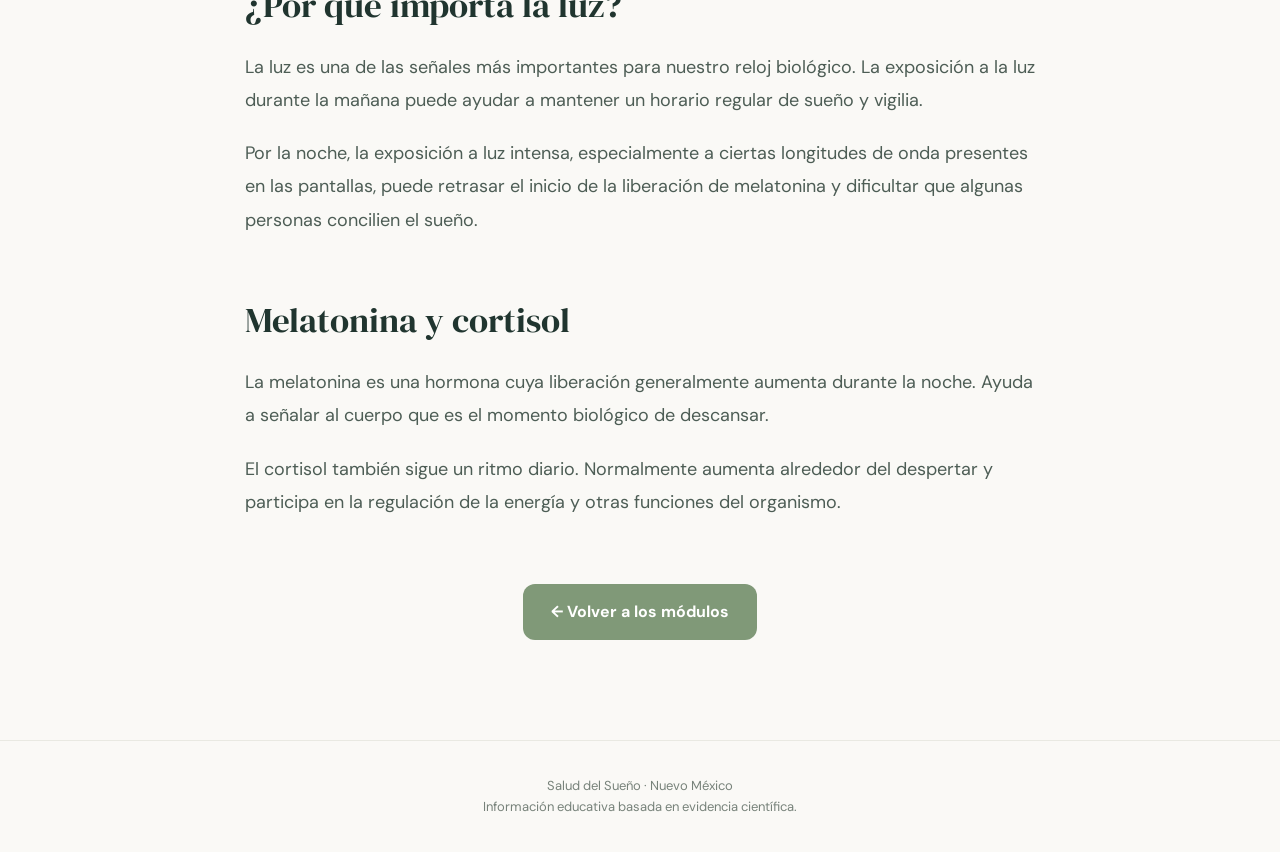
<file: ritmo-circadiano.html>
<!DOCTYPE html>
<html lang="es">
<head>
  <meta charset="UTF-8">
  <meta name="viewport" content="width=device-width, initial-scale=1.0">
  <title>Ritmo circadiano | Salud del Sueño</title>
  <link rel="stylesheet" href="style.css">
</head>

<body>

  <header class="site-header">
    <nav class="navigation">
      <a href="index.html" class="brand" aria-label="Inicio">
        <span class="sun-icon">☀</span>
        <span class="moon-icon">☾</span>
      </a>

      <div class="nav-links">
        <a href="index.html">Inicio</a>
        <a href="cuestionario.html">Cuestionario</a>
        <a href="modulos.html" class="active">Aprende</a>
      </div>
    </nav>
  </header>

  <main class="article-page">

    <a href="modulos.html" class="back-link">
      ← Volver a los módulos
    </a>

    <article>

      <div class="article-heading">
        <span class="section-label">MÓDULO 01</span>

        <h1>¿Cómo funciona nuestro reloj biológico?</h1>

        <p>
          Nuestro cuerpo tiene un reloj interno que
          ayuda a regular cuándo sentimos sueño,
          cuándo estamos despiertos y cómo
          respondemos a la luz durante el día.
        </p>
      </div>

      <figure class="infographic">
        <img
          src="ritmo-circadiano.png"
          alt="Infografía sobre el ritmo circadiano, la luz y la regulación del sueño"
        >
        <figcaption>
          Ilustración educativa sobre los ritmos circadianos.
        </figcaption>
      </figure>

      <section class="article-section">
        <h2>¿Qué es el ritmo circadiano?</h2>

        <p>
          El ritmo circadiano es un ciclo biológico
          de aproximadamente 24 horas que ayuda
          a coordinar diferentes funciones del cuerpo,
          incluyendo el sueño, la temperatura corporal
          y la liberación de ciertas hormonas.
        </p>

        <p>
          Una región del cerebro llamada núcleo
          supraquiasmático actúa como reloj central.
          Recibe información sobre la luz del ambiente
          a través de los ojos y ayuda a sincronizar
          los ritmos del cuerpo con el día y la noche.
        </p>
      </section>

      <section class="article-section">
        <h2>¿Por qué importa la luz?</h2>

        <p>
          La luz es una de las señales más importantes
          para nuestro reloj biológico. La exposición
          a la luz durante la mañana puede ayudar
          a mantener un horario regular de sueño
          y vigilia.
        </p>

        <p>
          Por la noche, la exposición a luz intensa,
          especialmente a ciertas longitudes de onda
          presentes en las pantallas, puede retrasar
          el inicio de la liberación de melatonina
          y dificultar que algunas personas
          concilien el sueño.
        </p>
      </section>

      <section class="article-section">
        <h2>Melatonina y cortisol</h2>

        <p>
          La melatonina es una hormona cuya liberación
          generalmente aumenta durante la noche.
          Ayuda a señalar al cuerpo que es
          el momento biológico de descansar.
        </p>

        <p>
          El cortisol también sigue un ritmo diario.
          Normalmente aumenta alrededor del despertar
          y participa en la regulación de la energía
          y otras funciones del organismo.
        </p>
      </section>

      

      <div class="article-bottom">
        <a href="modulos.html" class="back-button">
          ← Volver a los módulos
        </a>
      </div>

    </article>

  </main>

  <footer class="site-footer">
    <p>Salud del Sueño · Nuevo México</p>
    <p>Información educativa basada en evidencia científica.</p>
  </footer>

</body>
</html>
</file>
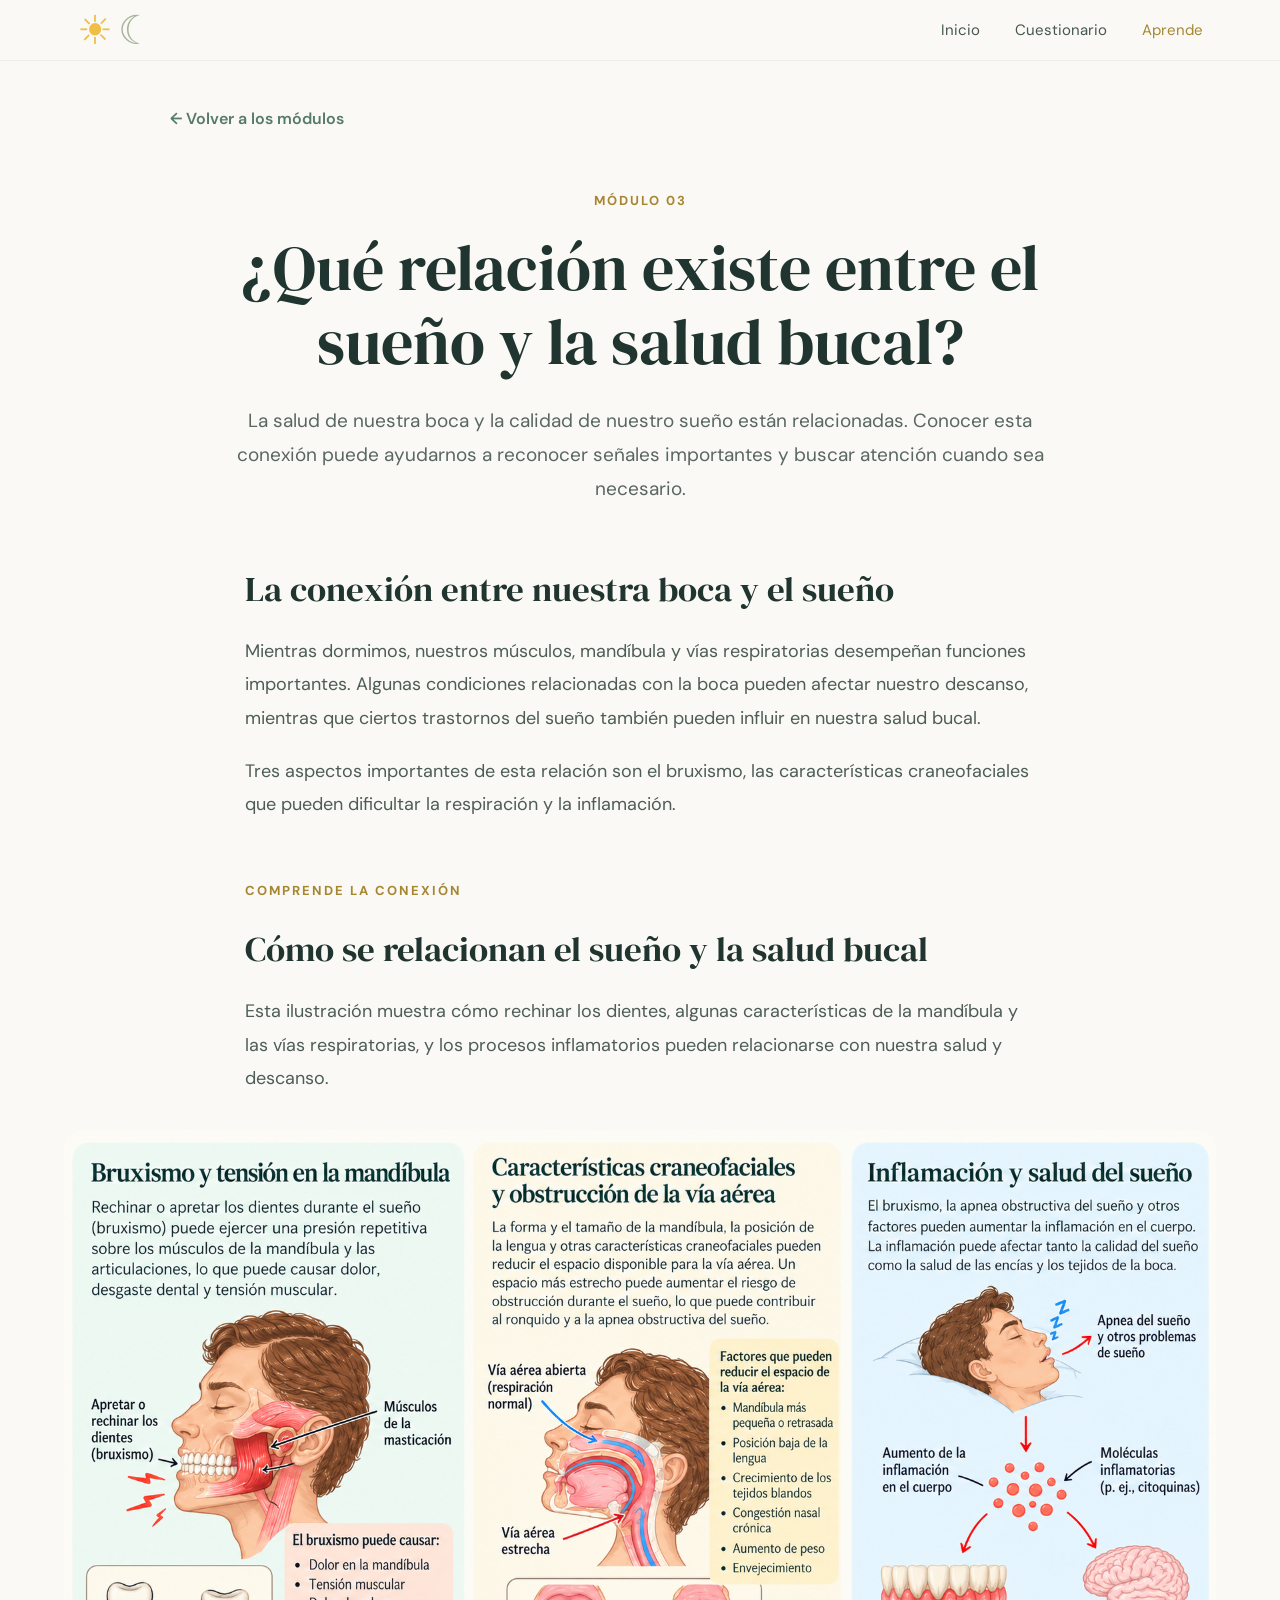
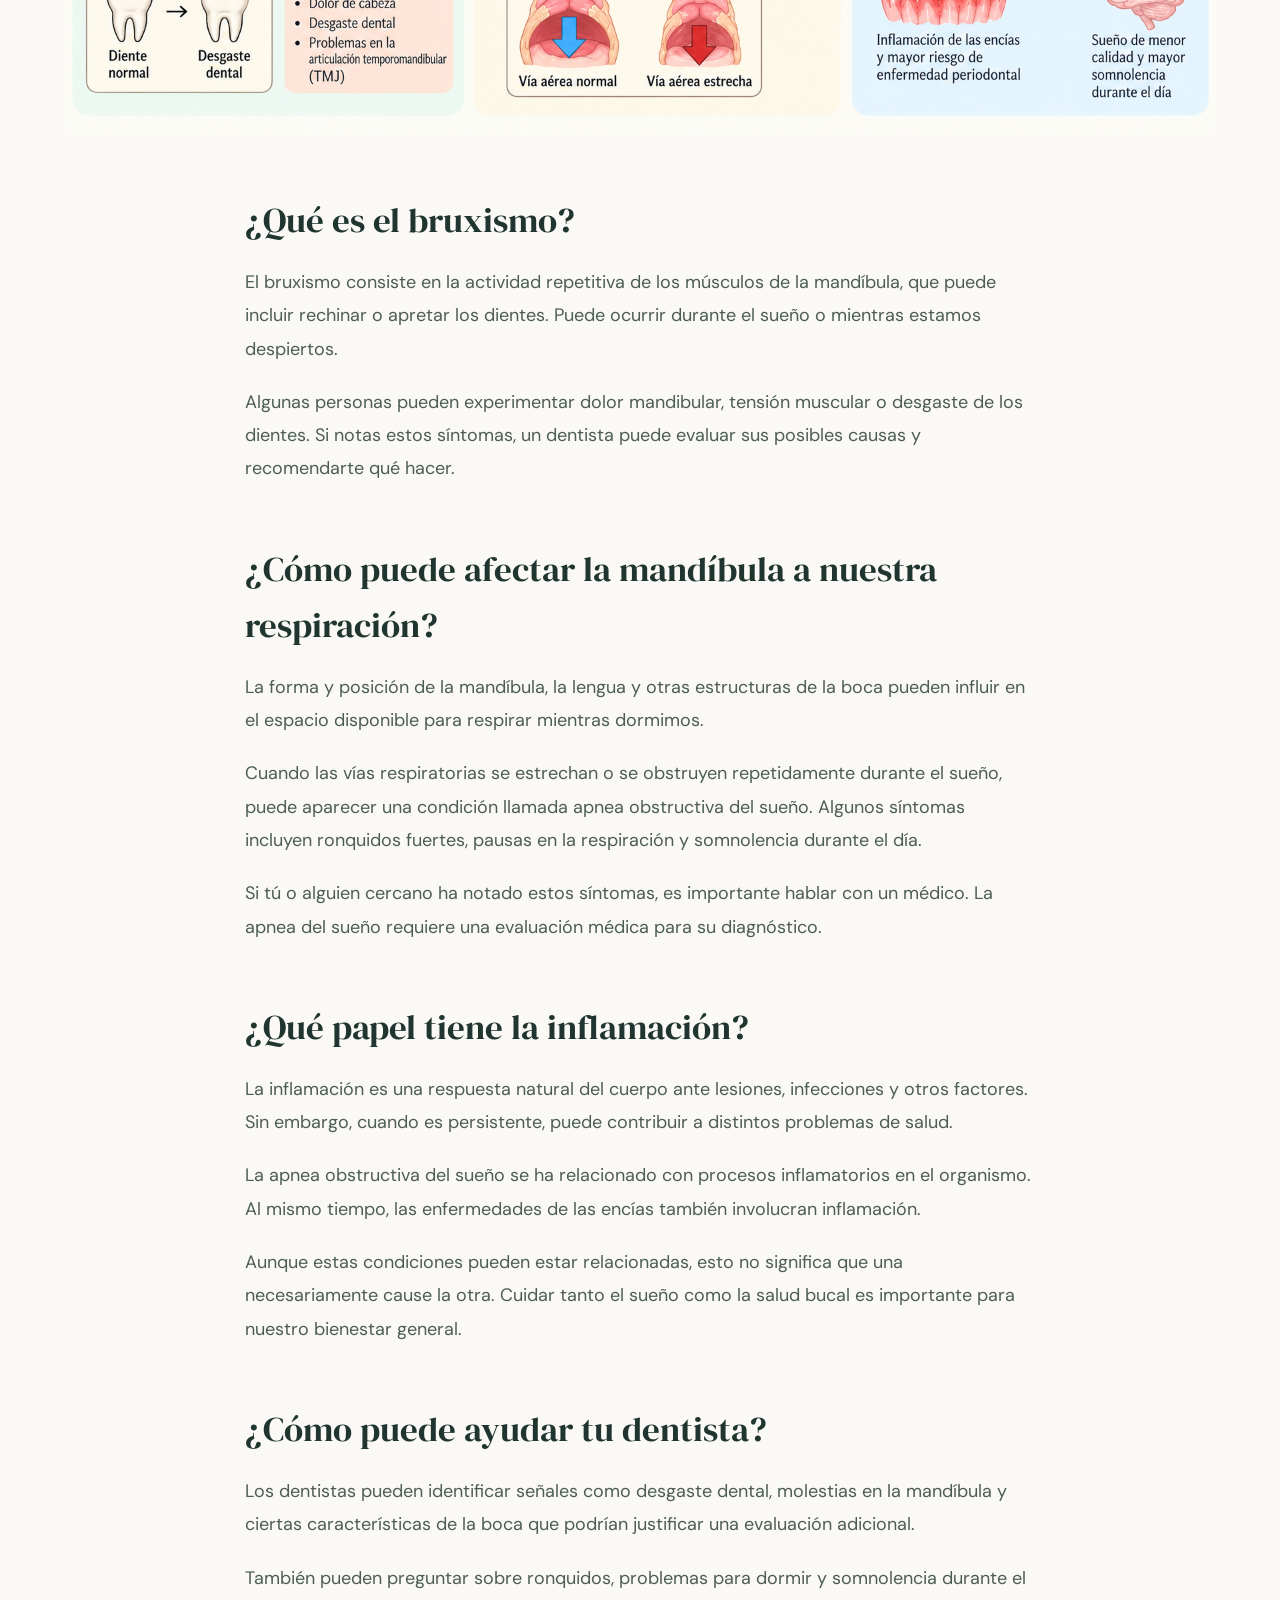
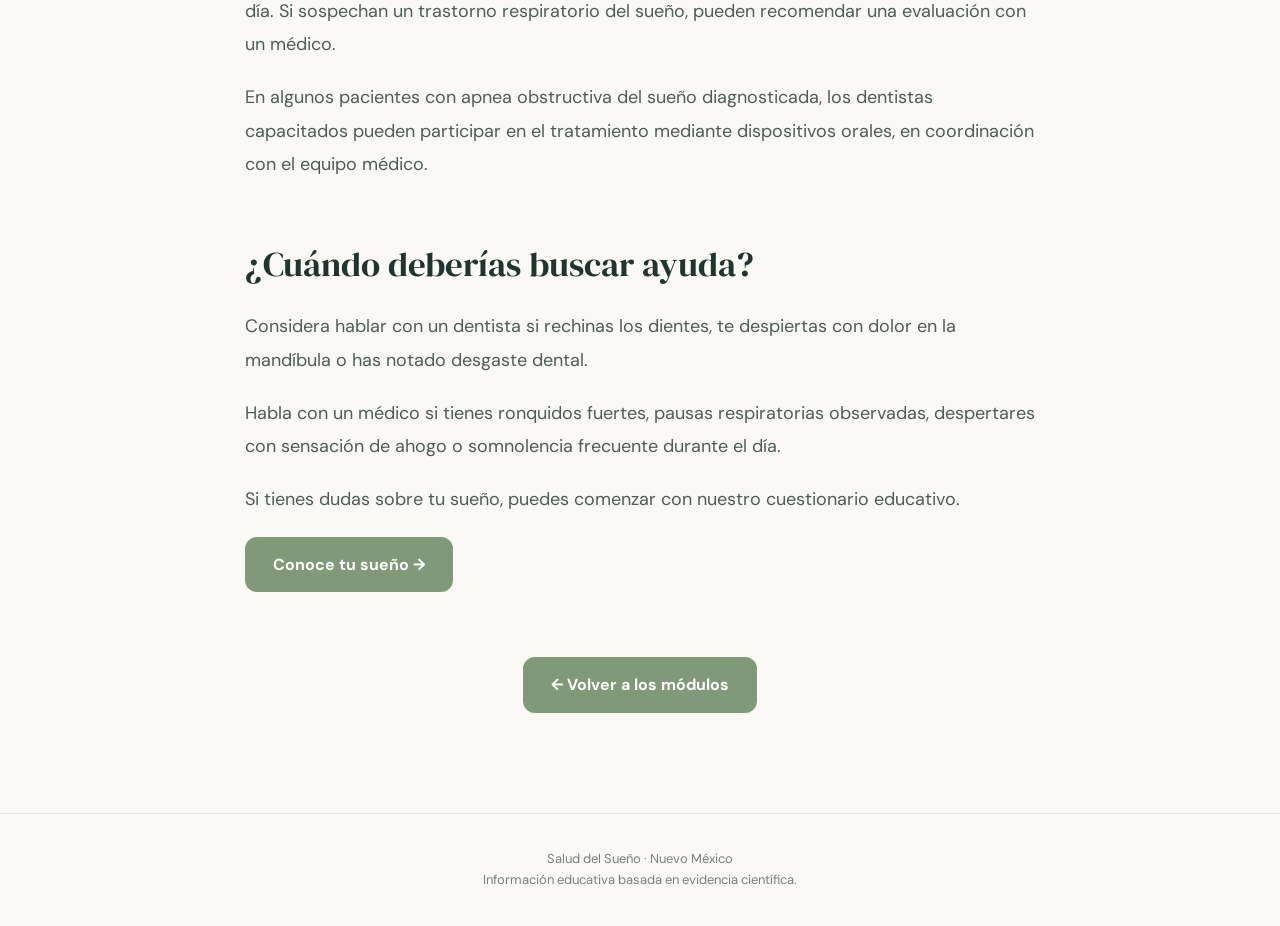
<file: sueno-salud-bucal.html>
<!DOCTYPE html>
<html lang="es">
<head>
  <meta charset="UTF-8">
  <meta name="viewport" content="width=device-width, initial-scale=1.0">
  <title>Sueño y salud bucal | Salud del Sueño</title>
  <link rel="stylesheet" href="style.css">
</head>

<body>

  <header class="site-header">
    <nav class="navigation">
      <a href="index.html" class="brand" aria-label="Inicio">
        <span class="sun-icon">☀</span>
        <span class="moon-icon">☾</span>
      </a>

      <div class="nav-links">
        <a href="index.html">Inicio</a>
        <a href="cuestionario.html">Cuestionario</a>
        <a href="modulos.html" class="active">Aprende</a>
      </div>
    </nav>
  </header>

  <main class="article-page">

    <a href="modulos.html" class="back-link">
      ← Volver a los módulos
    </a>

    <article>

      <div class="article-heading">

        <span class="section-label">MÓDULO 03</span>

        <h1>¿Qué relación existe entre el sueño y la salud bucal?</h1>

        <p>
          La salud de nuestra boca y la calidad de nuestro
          sueño están relacionadas. Conocer esta conexión
          puede ayudarnos a reconocer señales importantes
          y buscar atención cuando sea necesario.
        </p>

      </div>

      <!-- INTRODUCTION -->

      <section class="article-section">

        <h2>La conexión entre nuestra boca y el sueño</h2>

        <p>
          Mientras dormimos, nuestros músculos, mandíbula
          y vías respiratorias desempeñan funciones
          importantes. Algunas condiciones relacionadas
          con la boca pueden afectar nuestro descanso,
          mientras que ciertos trastornos del sueño
          también pueden influir en nuestra salud bucal.
        </p>

        <p>
          Tres aspectos importantes de esta relación
          son el bruxismo, las características
          craneofaciales que pueden dificultar
          la respiración y la inflamación.
        </p>

      </section>

      <!-- INFOGRAPHIC -->

      <section class="article-section oral-health-figure">

        <span class="section-label">
          COMPRENDE LA CONEXIÓN
        </span>

        <h2>Cómo se relacionan el sueño y la salud bucal</h2>

        <p>
          Esta ilustración muestra cómo rechinar los
          dientes, algunas características de la mandíbula
          y las vías respiratorias, y los procesos
          inflamatorios pueden relacionarse con
          nuestra salud y descanso.
        </p>

        <img
          src="sueno-salud-bucal.png"
          alt="Infografía sobre el bruxismo, las características craneofaciales que pueden estrechar la vía aérea y la relación entre inflamación, sueño y salud bucal."
          class="oral-health-image"
          loading="lazy"
        >

      </section>

      <!-- BRUXISM -->

      <section class="article-section">

        <h2>¿Qué es el bruxismo?</h2>

        <p>
          El bruxismo consiste en la actividad repetitiva
          de los músculos de la mandíbula, que puede
          incluir rechinar o apretar los dientes.
          Puede ocurrir durante el sueño o mientras
          estamos despiertos.
        </p>

        <p>
          Algunas personas pueden experimentar dolor
          mandibular, tensión muscular o desgaste
          de los dientes. Si notas estos síntomas,
          un dentista puede evaluar sus posibles
          causas y recomendarte qué hacer.
        </p>

      </section>

      <!-- SLEEP APNEA -->

      <section class="article-section">

        <h2>¿Cómo puede afectar la mandíbula a nuestra respiración?</h2>

        <p>
          La forma y posición de la mandíbula, la lengua
          y otras estructuras de la boca pueden influir
          en el espacio disponible para respirar
          mientras dormimos.
        </p>

        <p>
          Cuando las vías respiratorias se estrechan
          o se obstruyen repetidamente durante el sueño,
          puede aparecer una condición llamada
          apnea obstructiva del sueño.
          Algunos síntomas incluyen ronquidos fuertes,
          pausas en la respiración y somnolencia
          durante el día.
        </p>

        <p>
          Si tú o alguien cercano ha notado estos síntomas,
          es importante hablar con un médico.
          La apnea del sueño requiere una evaluación
          médica para su diagnóstico.
        </p>

      </section>

      <!-- INFLAMMATION -->

      <section class="article-section">

        <h2>¿Qué papel tiene la inflamación?</h2>

        <p>
          La inflamación es una respuesta natural del
          cuerpo ante lesiones, infecciones y otros
          factores. Sin embargo, cuando es persistente,
          puede contribuir a distintos problemas
          de salud.
        </p>

        <p>
          La apnea obstructiva del sueño se ha
          relacionado con procesos inflamatorios
          en el organismo. Al mismo tiempo, las
          enfermedades de las encías también
          involucran inflamación.
        </p>

        <p>
          Aunque estas condiciones pueden estar
          relacionadas, esto no significa que
          una necesariamente cause la otra.
          Cuidar tanto el sueño como la salud bucal
          es importante para nuestro bienestar general.
        </p>

      </section>

      <!-- ROLE OF DENTISTS -->

      <section class="article-section">

        <h2>¿Cómo puede ayudar tu dentista?</h2>

        <p>
          Los dentistas pueden identificar señales
          como desgaste dental, molestias en la
          mandíbula y ciertas características
          de la boca que podrían justificar
          una evaluación adicional.
        </p>

        <p>
          También pueden preguntar sobre ronquidos,
          problemas para dormir y somnolencia
          durante el día. Si sospechan un trastorno
          respiratorio del sueño, pueden recomendar
          una evaluación con un médico.
        </p>

        <p>
          En algunos pacientes con apnea obstructiva
          del sueño diagnosticada, los dentistas
          capacitados pueden participar en el
          tratamiento mediante dispositivos orales,
          en coordinación con el equipo médico.
        </p>

      </section>

      <!-- MEDICAL GUIDANCE -->

      <section class="article-section">

        <h2>¿Cuándo deberías buscar ayuda?</h2>

        <p>
          Considera hablar con un dentista si
          rechinas los dientes, te despiertas
          con dolor en la mandíbula o has
          notado desgaste dental.
        </p>

        <p>
          Habla con un médico si tienes ronquidos
          fuertes, pausas respiratorias observadas,
          despertares con sensación de ahogo
          o somnolencia frecuente durante el día.
        </p>

        <p>
          Si tienes dudas sobre tu sueño,
          puedes comenzar con nuestro cuestionario
          educativo.
        </p>

        <a href="cuestionario.html" class="back-button">
          Conoce tu sueño →
        </a>

      </section>

      <div class="article-bottom">
        <a href="modulos.html" class="back-button">
          ← Volver a los módulos
        </a>
      </div>

    </article>

  </main>

  <footer class="site-footer">
    <p>Salud del Sueño · Nuevo México</p>
    <p>Información educativa basada en evidencia científica.</p>
  </footer>

</body>
</html>
</file>
<file: style.css>
@import url('https://fonts.googleapis.com/css2?family=DM+Sans:wght@400;500;600;700&family=DM+Serif+Display&display=swap');

/* General styling */

* {
  margin: 0;
  padding: 0;
  box-sizing: border-box;
}

html {
  scroll-behavior: smooth;
}

body {
  background: #FAF9F6;
  color: #20352F;
  font-family: 'DM Sans', sans-serif;
  line-height: 1.6;
}

a {
  text-decoration: none;
  color: inherit;
}

/* Navigation */

.site-header {
  background: #FAF9F6;
  border-bottom: 1px solid #EEECE6;
}

.navigation {
  max-width: 1300px;
  margin: auto;
  padding: 10px 6%;
  display: flex;
  justify-content: space-between;
  align-items: center;
}

/* Sun and moon in top-left corner */

.brand {
  display: flex;
  align-items: center;
  gap: 5px;
}

.brand .sun-icon,
.brand .moon-icon {
  font-size: 40px;
  line-height: 1;
}

.sun-icon {
  color: #F0BD45;
}

.moon-icon {
  color: #A7B69B;
}

.nav-links {
  display: flex;
  align-items: center;
  gap: 35px;
}

.nav-links a {
  font-size: 15px;
  color: #465650;
  transition: color 0.2s;
}

.nav-links a:hover,
.nav-links a.active {
  color: #A78632;
}

/* Welcome section */

.hero {
  max-width: 1100px;
  margin: 0 auto;
  padding: 65px 25px 30px;
  text-align: center;
}

/* Original Zia logo above title */

.celestial-art {
  display: flex;
  justify-content: center;
  align-items: center;
  gap: 25px;
  margin-bottom: 35px;
}

.celestial-art img {
  width: 170px;
  height: auto;
  display: block;
}

/* Main title */

.hero h1 {
  font-family: 'DM Serif Display', serif;
  font-weight: 400;
  font-size: clamp(38px, 5.2vw, 70px);
  line-height: 1.13;
  letter-spacing: -1.5px;
  max-width: 1050px;
  margin: 0 auto 30px;
  color: #20352F;
}

/* Mission text */

.hero-description {
  font-size: clamp(17px, 1.7vw, 22px);
  line-height: 1.7;
  color: #4B5B55;
  max-width: 790px;
  margin: 0 auto;
}

/* Two main cards */

.choices {
  max-width: 1300px;
  margin: 45px auto 90px;
  padding: 0 35px;
  display: grid;
  grid-template-columns: 1fr 1fr;
  gap: 28px;
}

.choice-card {
  min-height: 310px;
  border-radius: 26px;
  padding: 42px 42px 38px;
  position: relative;
  display: flex;
  flex-direction: column;
  align-items: flex-start;
  transition: transform 0.25s, box-shadow 0.25s;
}

.choice-card:hover {
  transform: translateY(-5px);
  box-shadow: 0 14px 30px rgba(30, 50, 40, 0.08);
}

/* Questionnaire card */

.questionnaire {
  background: #FBF5E5;
}

.questionnaire .card-symbol {
  color: #D9A73B;
}

.questionnaire .card-arrow {
  background: #F3C65B;
  color: #20352F;
}

/* Learning card */

.learning {
  background: #EAF0E6;
}

.learning .card-symbol {
  color: #7D9577;
}

.learning .card-arrow {
  background: #809978;
  color: white;
}

/* Card typography */

.card-symbol {
  font-size: 43px;
  line-height: 1;
  margin-bottom: 24px;
}

.card-content {
  max-width: 410px;
  padding-right: 45px;
}

.card-content h2 {
  font-family: 'DM Serif Display', serif;
  font-weight: 400;
  font-size: clamp(27px, 3vw, 39px);
  line-height: 1.2;
  margin-bottom: 15px;
}

.card-content p {
  font-size: 17px;
  line-height: 1.65;
  color: #475750;
}

.card-arrow {
  position: absolute;
  right: 35px;
  bottom: 35px;
  width: 58px;
  height: 58px;
  border-radius: 50%;
  display: flex;
  justify-content: center;
  align-items: center;
  font-size: 30px;
  transition: transform 0.2s;
}

.choice-card:hover .card-arrow {
  transform: translateX(5px);
}

/* Footer */

.site-footer {
  text-align: center;
  padding: 35px 20px;
  border-top: 1px solid #E9E9E2;
  color: #77827A;
  font-size: 13px;
}

/* Mobile responsiveness */

@media (max-width: 768px) {

  .navigation {
    padding: 12px 5%;
  }

  .brand .sun-icon,
  .brand .moon-icon {
    font-size: 30px;
  }

  .nav-links {
    gap: 14px;
  }

  .nav-links a {
    font-size: 12px;
  }

  .hero {
    padding: 45px 22px 20px;
  }

  .celestial-art {
    margin-bottom: 25px;
  }

  .celestial-art img {
    width: 170px;
  }

  .hero h1 {
    font-size: 39px;
    letter-spacing: -0.5px;
  }

  .hero-description {
    font-size: 17px;
  }

  .choices {
    grid-template-columns: 1fr;
    padding: 0 20px;
    margin-top: 35px;
    gap: 20px;
  }

  .choice-card {
    min-height: 280px;
    padding: 30px;
  }

  .card-content h2 {
    font-size: 30px;
  }

  .card-content p {
    font-size: 16px;
  }

  .card-arrow {
    width: 48px;
    height: 48px;
    right: 22px;
    bottom: 22px;
  }
}

/* ===================================
   EDUCATIONAL MODULES PAGE
=================================== */

.learning-page {
  max-width: 1300px;
  margin: 0 auto;
  padding: 75px 6% 110px;
}

.learning-intro {
  text-align: center;
  max-width: 850px;
  margin: 0 auto 65px;
}

.section-label {
  display: inline-block;
  color: #A78632;
  font-size: 13px;
  font-weight: 700;
  letter-spacing: 2px;
  margin-bottom: 20px;
}

.learning-intro h1,
.article-heading h1 {
  font-family: 'DM Serif Display', serif;
  font-weight: 400;
  font-size: clamp(38px, 5vw, 64px);
  line-height: 1.15;
  color: #20352F;
  margin-bottom: 25px;
}

.learning-intro p,
.article-heading p {
  color: #596760;
  font-size: 19px;
  line-height: 1.8;
}

.learning-grid {
  display: grid;
  grid-template-columns: repeat(3, 1fr);
  gap: 25px;
}

.learning-card {
  display: flex;
  flex-direction: column;
  background: #F0F2EA;
  padding: 35px;
  border-radius: 24px;
  min-height: 385px;
  transition: transform 0.25s, box-shadow 0.25s;
}

.learning-card:nth-child(2) {
  background: #FBF5E5;
}

.learning-card:nth-child(3) {
  background: #E9F0EC;
}

.learning-card:hover {
  transform: translateY(-6px);
  box-shadow: 0 15px 35px rgba(30, 50, 40, 0.08);
}

.learning-number {
  color: #9CA79C;
  font-size: 13px;
  font-weight: 700;
  letter-spacing: 2px;
}

.learning-icon {
  font-size: 48px;
  color: #B59A45;
  margin: 25px 0 20px;
  line-height: 1;
}

.learning-card h2 {
  font-family: 'DM Serif Display', serif;
  font-weight: 400;
  font-size: 28px;
  line-height: 1.25;
  margin-bottom: 20px;
}

.learning-card p {
  color: #56645D;
  font-size: 16px;
  line-height: 1.7;
  margin-bottom: 30px;
}

.learning-link {
  margin-top: auto;
  font-weight: 700;
  font-size: 15px;
  color: #567A68;
}

/* ===================================
   INDIVIDUAL MODULE PAGES
=================================== */

.article-page {
  max-width: 1000px;
  margin: 0 auto;
  padding: 45px 30px 100px;
}

.back-link {
  display: inline-block;
  color: #567A68;
  font-weight: 600;
  margin-bottom: 55px;
}

.back-link:hover {
  text-decoration: underline;
}

.article-heading {
  text-align: center;
  max-width: 850px;
  margin: 0 auto 55px;
}

.infographic {
  margin: 0 auto 65px;
  text-align: center;
}

.infographic img {
  display: block;
  width: 100%;
  max-width: 900px;
  height: auto;
  margin: 0 auto;
  border-radius: 18px;
}

.infographic figcaption {
  font-size: 13px;
  color: #849087;
  margin-top: 15px;
}

.article-section {
  max-width: 790px;
  margin: 0 auto 55px;
}

.article-section h2 {
  font-family: 'DM Serif Display', serif;
  font-weight: 400;
  font-size: 35px;
  color: #20352F;
  margin-bottom: 18px;
}

.article-section p {
  font-size: 18px;
  line-height: 1.85;
  color: #4D5D55;
  margin-bottom: 20px;
}

.video-placeholder {
  background: #EAF0E6;
  padding: 35px;
  border-radius: 20px;
}

.article-bottom {
  text-align: center;
  margin-top: 65px;
}

.back-button {
  display: inline-block;
  padding: 15px 28px;
  border-radius: 12px;
  background: #809978;
  color: white;
  font-weight: 700;
}

.back-button:hover {
  background: #20352F;
}

/* Mobile */

@media (max-width: 900px) {
  .learning-grid {
    grid-template-columns: 1fr;
    max-width: 600px;
    margin: 0 auto;
  }

  .learning-card {
    min-height: 300px;
  }
}

@media (max-width: 600px) {
  .learning-page {
    padding: 50px 20px 75px;
  }

  .learning-intro {
    margin-bottom: 40px;
  }

  .learning-intro p,
  .article-heading p {
    font-size: 17px;
  }

  .article-page {
    padding: 35px 20px 75px;
  }

  .article-section h2 {
    font-size: 29px;
  }

  .article-section p {
    font-size: 16px;
  }

  .video-placeholder {
    padding: 25px;
  }
}

/* Breathing video section */

.breathing-section {
  background: #EAF0E6;
  padding: 40px;
  border-radius: 24px;
  max-width: 900px;
}

.video-container {
  position: relative;
  width: 100%;
  aspect-ratio: 16 / 9;
  overflow: hidden;
  border-radius: 16px;
  margin: 30px 0 20px;
  background: #20352F;
}

.video-container iframe {
  width: 100%;
  height: 100%;
  border: none;
  display: block;
}

.video-caption {
  font-size: 15px !important;
  color: #718075 !important;
  text-align: center;
}

@media (max-width: 600px) {
  .breathing-section {
    padding: 25px 18px;
  }
}

/* =====================================
   SALUD DEL SUEÑO — QUESTIONNAIRE
===================================== */

.quiz-page {
  max-width: 900px;
  margin: 0 auto;
  padding: 75px 25px 100px;
}

.quiz-heading {
  text-align: center;
  margin-bottom: 55px;
}

.quiz-heading h1 {
  font-family: 'DM Serif Display', serif;
  font-size: clamp(38px, 5vw, 62px);
  font-weight: 400;
  line-height: 1.15;
  margin-bottom: 25px;
}

.quiz-heading p {
  font-size: 19px;
  color: #596760;
  line-height: 1.8;
  max-width: 700px;
  margin: 0 auto;
}

.quiz-note {
  font-size: 14px !important;
  color: #7D8B80 !important;
  margin-top: 15px !important;
}

.quiz-form {
  display: flex;
  flex-direction: column;
  gap: 25px;
}

.quiz-section-title {
  font-family: 'DM Serif Display', serif;
  font-size: 33px;
  font-weight: 400;
  margin: 35px 0 5px;
}

.quiz-section-description {
  color: #596760;
  font-size: 16px;
  line-height: 1.7;
}

.quiz-question {
  border: none;
  background: #EAF0E6;
  border-radius: 22px;
  padding: 35px;
  min-width: 0;
}

.quiz-question:nth-of-type(even) {
  background: #FBF5E5;
}

.quiz-question legend {
  font-family: 'DM Serif Display', serif;
  font-size: 25px;
  color: #20352F;
  line-height: 1.35;
  padding: 0 8px;
  max-width: 100%;
}

.quiz-question label {
  display: flex;
  align-items: center;
  gap: 15px;
  margin-top: 15px;
  padding: 15px 18px;
  border: 1px solid #D7DED3;
  background: rgba(255,255,255,0.65);
  border-radius: 12px;
  cursor: pointer;
  font-size: 16px;
}

.quiz-question label:hover {
  background: white;
}

.quiz-question input {
  accent-color: #809978;
  width: 18px;
  height: 18px;
  flex-shrink: 0;
}

.quiz-submit {
  border: none;
  border-radius: 14px;
  background: #809978;
  color: white;
  padding: 19px 30px;
  font-family: 'DM Sans', sans-serif;
  font-size: 17px;
  font-weight: 700;
  cursor: pointer;
  margin-top: 15px;
}

.quiz-submit:hover {
  background: #20352F;
}

.quiz-results {
  background: #F0F2EA;
  padding: 40px;
  border-radius: 24px;
  scroll-margin-top: 30px;
}

.quiz-results[hidden],
.quiz-form[hidden] {
  display: none;
}

.quiz-results h2 {
  font-family: 'DM Serif Display', serif;
  font-size: 40px;
  font-weight: 400;
  margin-bottom: 20px;
}

.quiz-results > p {
  color: #596760;
  font-size: 17px;
  line-height: 1.7;
  margin-bottom: 30px;
}

.recommendation-card {
  background: white;
  padding: 25px;
  border-radius: 15px;
  margin-bottom: 18px;
}

.recommendation-card h3 {
  font-family: 'DM Serif Display', serif;
  font-size: 25px;
  font-weight: 400;
  margin-bottom: 10px;
}

.recommendation-card p {
  color: #596760;
  line-height: 1.7;
  margin-bottom: 15px;
}

.recommendation-card a {
  color: #567A68;
  font-weight: 700;
}

.quiz-next {
  display: flex;
  flex-wrap: wrap;
  align-items: center;
  gap: 20px;
  margin-top: 30px;
}

.quiz-restart {
  border: 1px solid #809978;
  background: transparent;
  color: #567A68;
  padding: 15px 24px;
  border-radius: 12px;
  font-family: 'DM Sans', sans-serif;
  font-size: 15px;
  font-weight: 700;
  cursor: pointer;
}

.quiz-disclaimer {
  margin-top: 35px;
  font-size: 13px !important;
  color: #718075 !important;
}

.quiz-references {
  margin-top: 75px;
  padding-top: 30px;
  border-top: 1px solid #E0E5DD;
}

.quiz-references h2 {
  font-family: 'DM Serif Display', serif;
  font-size: 28px;
  font-weight: 400;
  margin-bottom: 18px;
}

.quiz-references p {
  font-size: 14px;
  line-height: 1.8;
  color: #718075;
  margin-bottom: 15px;
}

.quiz-references a {
  color: #567A68;
  text-decoration: underline;
}

@media (max-width: 600px) {
  .quiz-page {
    padding: 45px 18px 75px;
  }

  .quiz-question {
    padding: 24px 18px;
  }

  .quiz-question legend {
    font-size: 22px;
  }

  .quiz-question label {
    font-size: 15px;
  }

  .quiz-results {
    padding: 25px 20px;
  }

  .quiz-results h2 {
    font-size: 32px;
  }
}

/* ADDITIONAL SLEEP STRATEGIES */

.extra-sleep-section {
  max-width: 1100px;
  margin: 75px auto 40px;
  padding: 0 20px;
  color: #20352F;
}

.extra-sleep-section h2 {
  font-family: 'DM Serif Display', serif;
  font-size: clamp(30px, 4vw, 42px);
  font-weight: 400;
  margin-bottom: 20px;
}

.extra-sleep-intro {
  font-size: 17px;
  line-height: 1.8;
  color: #596760;
  margin-bottom: 35px;
}

.extra-sleep-image {
  display: block;
  width: 100%;
  height: auto;
  border-radius: 18px;
  margin: 30px auto 50px;
}

.quit-resources {
  background: #EAF0E6;
  border-radius: 22px;
  padding: 35px;
}

.quit-resources h3 {
  font-family: 'DM Serif Display', serif;
  font-size: 29px;
  font-weight: 400;
  margin-bottom: 15px;
}

.quit-resources > p {
  color: #596760;
  line-height: 1.7;
}

.quit-resource-list {
  display: grid;
  gap: 14px;
  margin: 25px 0;
}

.quit-resource-list a {
  display: flex;
  flex-direction: column;
  gap: 7px;
  background: #FAF9F6;
  border-radius: 13px;
  padding: 20px;
  color: #20352F;
  text-decoration: none;
  transition: background 0.2s ease;
}

.quit-resource-list a:hover {
  background: white;
}

.quit-resource-list strong {
  font-size: 17px;
}

.quit-resource-list span {
  font-size: 14px;
  color: #596760;
}

.quit-help-line {
  margin-top: 25px;
  font-size: 16px;
}

.quit-help-line a {
  color: #356B52;
  font-weight: 700;
}

.quit-small-note {
  margin-top: 20px;
  font-size: 13px;
  color: #718075;
}

@media (max-width: 600px) {
  .extra-sleep-section {
    padding: 0 12px;
    margin-top: 50px;
  }

  .quit-resources {
    padding: 24px 18px;
  }

  .extra-sleep-image {
    border-radius: 10px;
  }
}

/* MODULE 03 — ORAL HEALTH INFOGRAPHIC */

.oral-health-figure {
  margin-top: 50px;
  margin-bottom: 55px;
}

.oral-health-figure h2 {
  font-family: 'DM Serif Display', serif;
  color: #20352F;
}

.oral-health-image {
  display: block;
  width: 100%;
  max-width: 1200px;
  height: auto;
  margin: 35px auto;
  border-radius: 18px;
}

@media (min-width: 1000px) {
  .oral-health-image {
    width: min(1200px, 90vw);
    max-width: none;
    position: relative;
    left: 50%;
    transform: translateX(-50%);
  }
}

@media (max-width: 600px) {
  .oral-health-image {
    border-radius: 10px;
    margin: 25px auto;
  }
}

/* ABOUT SECTION */

.about-section {
  max-width: 1050px;
  margin: 100px auto 80px;
  padding: 0 25px;
}

.about-section h2 {
  font-family: 'DM Serif Display', serif;
  font-size: 42px;
  font-weight: 400;
  color: #20352F;
  margin: 15px 0 35px;
}

.about-content {
  display: flex;
  align-items: center;
  gap: 45px;
}

.about-photo {
  width: 240px;
  height: 280px;
  object-fit: cover;
  border-radius: 18px;
  flex-shrink: 0;
}

.about-text h3 {
  font-family: 'DM Serif Display', serif;
  font-size: 29px;
  font-weight: 400;
  color: #20352F;
  margin-bottom: 18px;
}

.about-text p {
  font-size: 17px;
  line-height: 1.8;
  color: #596760;
  margin-bottom: 15px;
}

@media (max-width: 650px) {
  .about-section {
    margin: 65px auto;
  }

  .about-content {
    flex-direction: column;
    align-items: flex-start;
    gap: 25px;
  }

  .about-photo {
    width: 200px;
    height: 235px;
  }

  .about-section h2 {
    font-size: 34px;
  }
}

/* SMALL ABOUT SECTION AT BOTTOM */

.about-section {
  max-width: 850px;
  margin: 90px auto 45px;
  padding: 30px 25px 0;
  border-top: 1px solid #E0E6DD;
}

.about-section .section-label {
  font-size: 11px;
  letter-spacing: 1.5px;
}

.about-section h2 {
  font-family: 'DM Serif Display', serif;
  font-size: 26px;
  font-weight: 400;
  margin: 10px 0 25px;
  color: #20352F;
}

.about-content {
  display: flex;
  align-items: center;
  gap: 28px;
}

.about-photo {
  width: 145px;
  height: 175px;
  object-fit: cover;
  border-radius: 12px;
  flex-shrink: 0;
}

.about-text h3 {
  font-family: 'DM Serif Display', serif;
  font-size: 20px;
  font-weight: 400;
  color: #20352F;
  margin: 0 0 10px;
}

.about-text p {
  font-size: 14px;
  line-height: 1.65;
  color: #596760;
  margin-bottom: 10px;
}

@media (max-width: 650px) {
  .about-section {
    margin: 60px auto 35px;
    padding: 25px 20px 0;
  }

  .about-content {
    gap: 18px;
    align-items: flex-start;
  }

  .about-photo {
    width: 100px;
    height: 125px;
  }

  .about-section h2 {
    font-size: 24px;
  }

  .about-text h3 {
    font-size: 18px;
  }

  .about-text p {
    font-size: 13px;
  }
}
</file>
